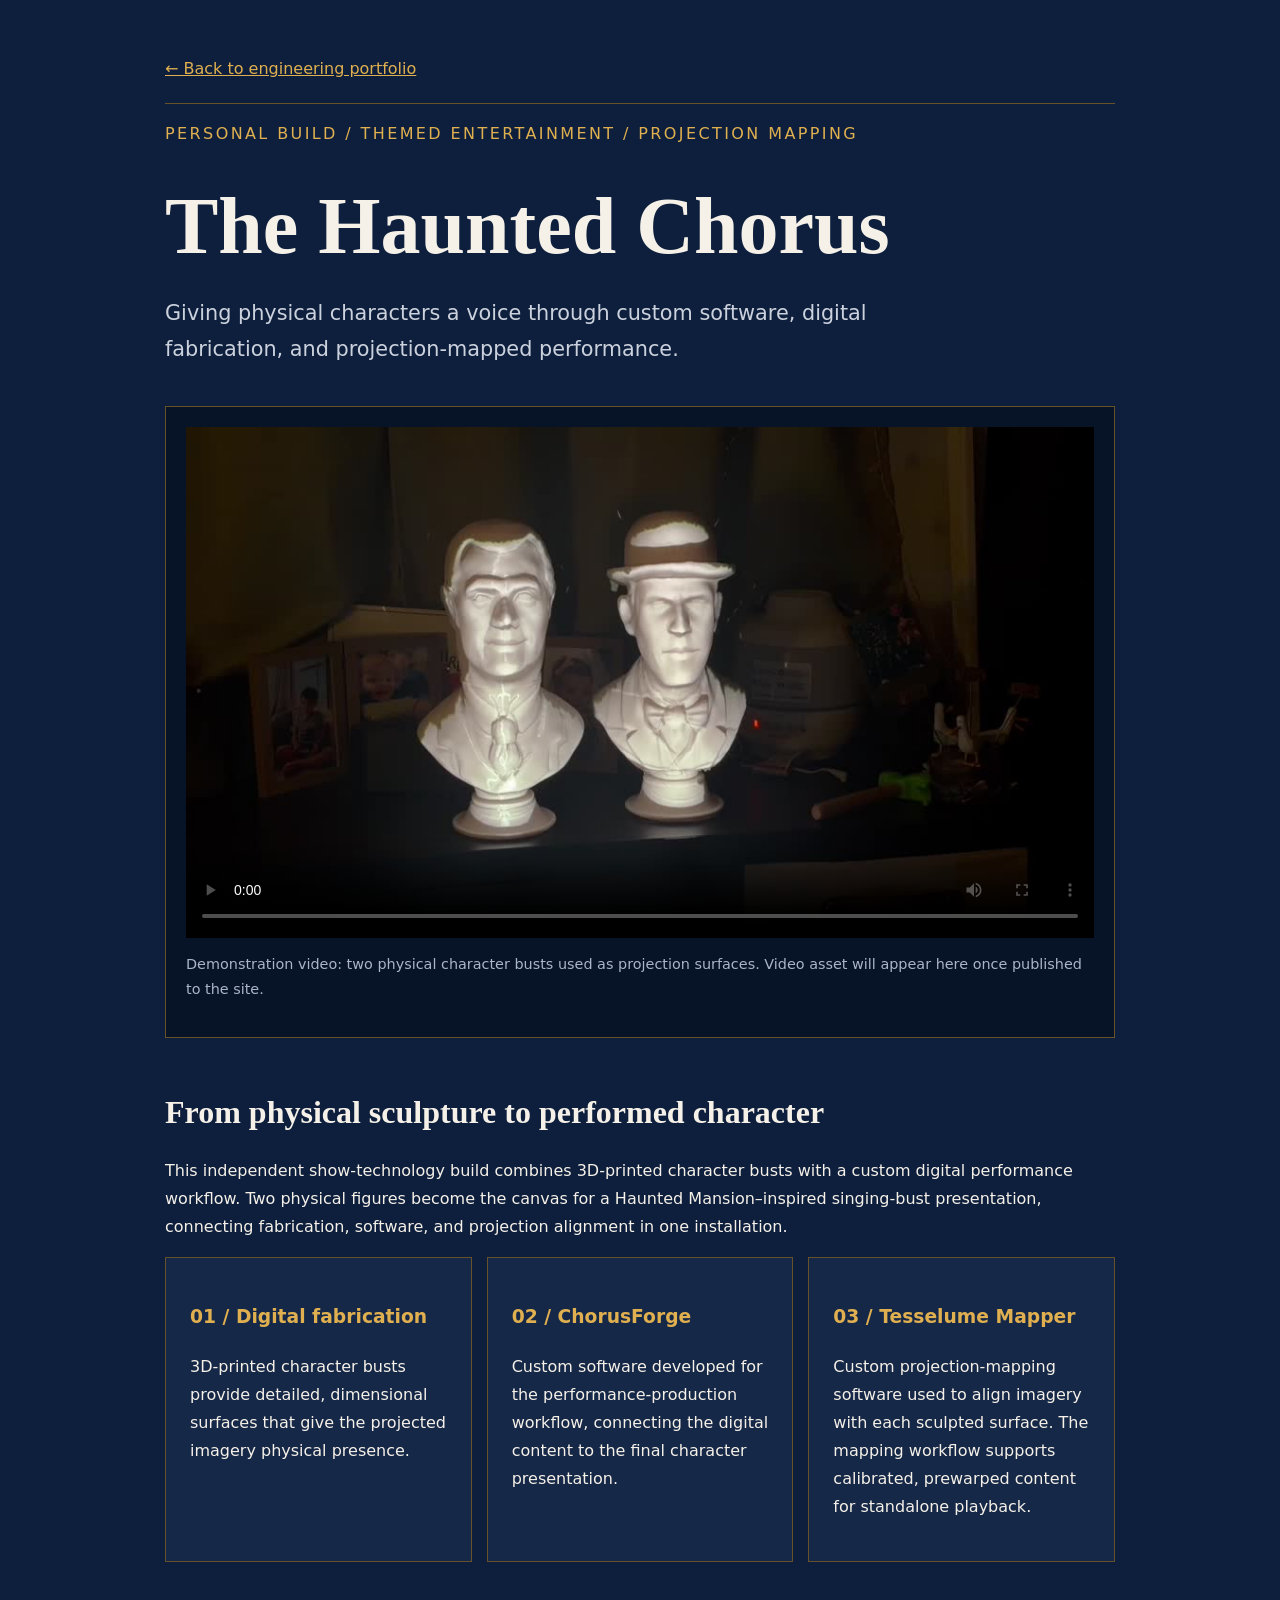
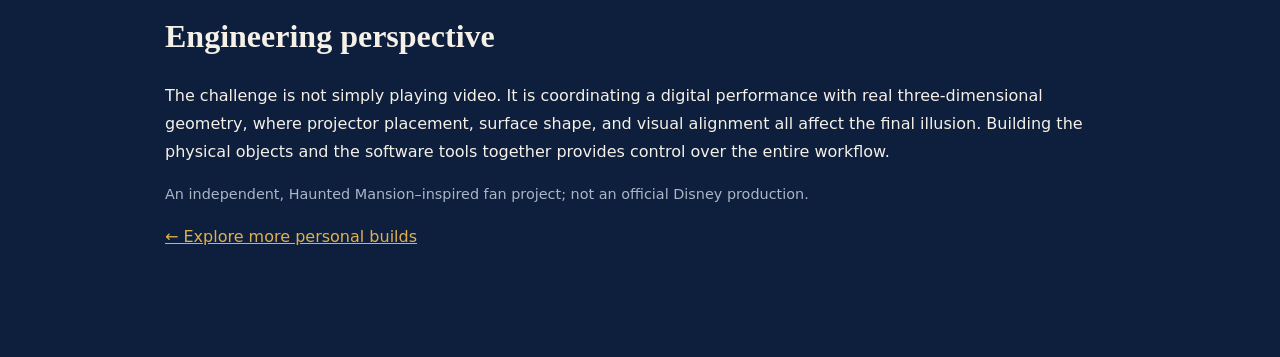
<file: haunted-chorus/index.html>
<!doctype html><html lang="en"><head><meta charset="utf-8"><meta name="viewport" content="width=device-width,initial-scale=1"><title>The Haunted Chorus — Rey Soto</title><style>:root{color-scheme:dark}*{box-sizing:border-box}body{margin:0;background:#0d1f3c;color:#f5f0e8;font:16px/1.75 system-ui,sans-serif}main{max-width:1000px;margin:auto;padding:35px 25px 90px}a{color:#e0b050}header{padding:20px 0;border-bottom:1px solid #665128}h1,h2{font-family:Georgia,serif;line-height:1.2}h1{font-size:clamp(2.5rem,7vw,5rem);margin:30px 0 10px}h2{font-size:2rem;margin-top:55px}small,.eyebrow{color:#e0b050;text-transform:uppercase;letter-spacing:.15em}.lead{font-size:1.3rem;color:#ccd2dd;max-width:760px}.video{margin:38px 0;background:#071326;border:1px solid #665128;padding:20px}.video video{display:block;width:100%;max-height:70vh}.grid{display:grid;grid-template-columns:repeat(3,1fr);gap:15px}.tile{padding:24px;background:#162847;border:1px solid #665128}.tile h3{color:#e0b050}.note{color:#aab5c8;font-size:.9rem}@media(max-width:720px){.grid{grid-template-columns:1fr}}</style></head><body><main><header><a href="../index.html#personal">← Back to engineering portfolio</a></header><p class="eyebrow">Personal build / Themed entertainment / Projection mapping</p><h1>The Haunted Chorus</h1><p class="lead">Giving physical characters a voice through custom software, digital fabrication, and projection-mapped performance.</p><div class="video"><video controls playsinline preload="metadata" poster="../assets/haunted-chorus/poster.jpg"><source src="../assets/haunted-chorus/demo.mp4" type="video/mp4">Your browser does not support embedded video.</video><p class="note">Demonstration video: two physical character busts used as projection surfaces. Video asset will appear here once published to the site.</p></div><h2>From physical sculpture to performed character</h2><p>This independent show-technology build combines 3D-printed character busts with a custom digital performance workflow. Two physical figures become the canvas for a Haunted Mansion–inspired singing-bust presentation, connecting fabrication, software, and projection alignment in one installation.</p><div class="grid"><article class="tile"><h3>01 / Digital fabrication</h3><p>3D-printed character busts provide detailed, dimensional surfaces that give the projected imagery physical presence.</p></article><article class="tile"><h3>02 / ChorusForge</h3><p>Custom software developed for the performance-production workflow, connecting the digital content to the final character presentation.</p></article><article class="tile"><h3>03 / Tesselume Mapper</h3><p>Custom projection-mapping software used to align imagery with each sculpted surface. The mapping workflow supports calibrated, prewarped content for standalone playback.</p></article></div><h2>Engineering perspective</h2><p>The challenge is not simply playing video. It is coordinating a digital performance with real three-dimensional geometry, where projector placement, surface shape, and visual alignment all affect the final illusion. Building the physical objects and the software tools together provides control over the entire workflow.</p><p class="note">An independent, Haunted Mansion–inspired fan project; not an official Disney production.</p><p><a href="../index.html#personal">← Explore more personal builds</a></p></main></body></html>
</file>
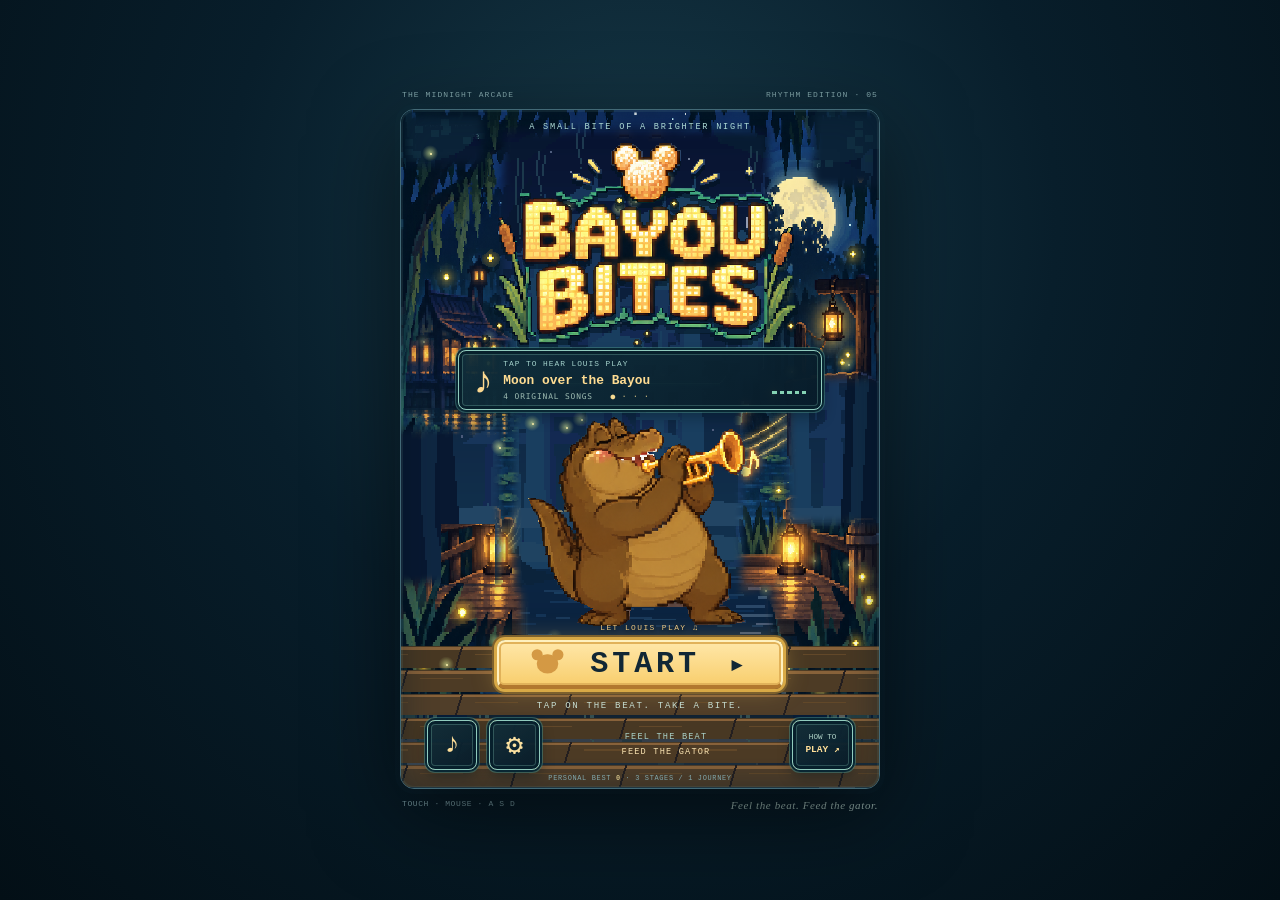
<file: assets/bayou-bites/index.html>
<!doctype html><html lang="en"><head><meta charset="utf-8"><meta name="viewport" content="width=device-width,initial-scale=1,viewport-fit=cover"><meta name="theme-color" content="#071923"><meta name="description" content="Feel the beat. Feed the gator. A touch-first, three-stage rhythm game."><title>Bayou Bites · Adaptive Rhythm Edition</title><link rel="stylesheet" href="styles.css"></head><body>
<main class="mount"><div class="edition"><span>THE MIDNIGHT ARCADE</span><span>RHYTHM EDITION · 05</span></div>
<section class="cabinet" id="game" aria-label="Bayou Bites rhythm game" data-mode="loading">
<canvas id="canvas" width="480" height="680" tabindex="0" aria-label="Rhythm playfield. Tap left, center or right as a pastry crosses the glowing line. Never tap thorn fruit."></canvas>
<div class="edge" aria-hidden="true"></div>
<div id="menu" class="menu" hidden>
 <p class="menu-overline">A SMALL BITE OF A BRIGHTER NIGHT</p><img class="big-logo" data-asset="logo" alt="Bayou Bites">
 <button id="theme" class="theme glass" aria-label="Play Moon over the Bayou"><span class="music-icon">♪</span><span class="theme-copy"><small id="theme-status">TAP TO HEAR LOUIS PLAY</small><b>Moon over the Bayou</b><em>4 ORIGINAL SONGS <span class="dots">● · · ·</span></em></span><span class="eq" aria-hidden="true"><i></i><i></i><i></i><i></i><i></i></span></button>
 <button id="performer" class="performer" aria-label="Let Louis play his trumpet"><span id="performer-hint">LET LOUIS PLAY ♫</span></button>
 <button class="start gold" id="start" disabled><span class="ear-mark" aria-hidden="true"></span><b>START</b><span>▸</span></button>
 <p class="menu-hint">TAP ON THE BEAT. TAKE A BITE.</p>
 <div class="menu-tools"><button class="square glass sound-button" aria-label="Mute sound">♪</button><button class="square glass settings-button" aria-label="Open audio and timing settings">⚙</button><span class="menu-tagline">FEEL THE BEAT<br><strong>FEED THE GATOR</strong></span><button id="help" class="glass help-button">HOW TO<br><b>PLAY ↗</b></button></div>
 <p class="menu-best">PERSONAL BEST <strong id="best">0</strong> · 3 STAGES / 1 JOURNEY</p>
</div>
<div id="play-ui" hidden>
 <header class="game-hud"><img data-asset="logo" class="small-logo" alt="Bayou Bites"><div class="score"><small>SCORE</small><b id="score">000000</b><div class="combo-box"><span id="combo">0</span><small id="combo-caption">COMBO</small></div></div><div class="health"><small>HEARTS</small><div id="hearts" aria-label="3 hearts remaining"><span>♥</span><span>♥</span><span>♥</span></div><p>MISSES <b id="misses">0 / 3</b></p><div id="heat" class="heat" aria-label="Pace 1 of 5"><i></i><i></i><i></i><i></i><i></i></div><small class="pace-label" id="pace-label">PACE 1 / 5</small></div><button id="pause" class="pause glass" aria-label="Pause game">Ⅱ</button></header>
 <div class="song-ribbon glass"><span class="song-icon">♪</span><div><small id="stage-label">01 · BAYOU</small><b id="song-title">Beignet Bounce</b></div><span class="tempo"><b id="bpm">108</b> BPM <i id="beat-dot"></i></span></div>
 <div id="pace-notice" class="pace-notice" aria-hidden="true"></div>
 <div class="judgment" id="judgment" aria-hidden="true"><b id="judge-word"></b><small id="judge-detail"></small></div>
 <div class="micro-stats"><span>ACCURACY <b id="accuracy">—</b></span><span id="guide-text">PASTRY: TAP · THORNS: REST</span><span id="mult">×1</span></div>
 <nav class="pads" aria-label="Timed munch controls"><button class="pad left" data-lane="0" aria-label="Munch left lane, A or left arrow"><span class="ear-mark"></span><small>LEFT · A</small></button><button class="pad center" data-lane="1" aria-label="Munch center lane, S or down arrow"><span class="ear-mark"></span><small>CENTER · S</small></button><button class="pad right" data-lane="2" aria-label="Munch right lane, D or right arrow"><span class="ear-mark"></span><small>RIGHT · D</small></button></nav>
 <div class="song-progress"><div class="progress-track"><i id="progress"></i></div><div><span id="elapsed">0:00</span><span id="journey">01 BAYOU · 02 RIVERBOAT · 03 CITY</span><span id="duration">1:40</span></div></div>
</div>
<div class="modal-backdrop" id="modal" hidden><section class="panel glass" id="panel" role="dialog" aria-modal="true" aria-labelledby="panel-title" tabindex="-1"><button id="panel-close" aria-label="Close dialog" class="panel-close">×</button><p id="panel-kicker" class="kicker"></p><h1 id="panel-title"></h1><div id="panel-body"></div><div id="panel-actions"></div></section></div>
<div id="count-in" class="count-in" hidden><small id="count-area">THE BAYOU</small><b id="count-number">4</b><span id="count-song">Beignet Bounce</span><em>TAP THE PASTRY ON THE LINE</em></div>
<div id="loading" class="loading glass"><b>WAKING THE BAYOU…</b><small>Setting the stage for Louis.</small></div>
</section><p class="outside"><span>TOUCH · MOUSE · A S D</span><span>Feel the beat. Feed the gator.</span></p><p id="announcer" role="status" aria-live="polite" class="sr-only"></p></main>
<script src="diag.js?v=2"></script><script src="sprite-data.js"></script><script src="track-data.js"></script><script src="menu-envelope.js"></script><script src="music.js?v=5.1"></script><script src="rhythm.js"></script><script src="engine.js"></script><script src="game.js"></script></body></html>
</file>
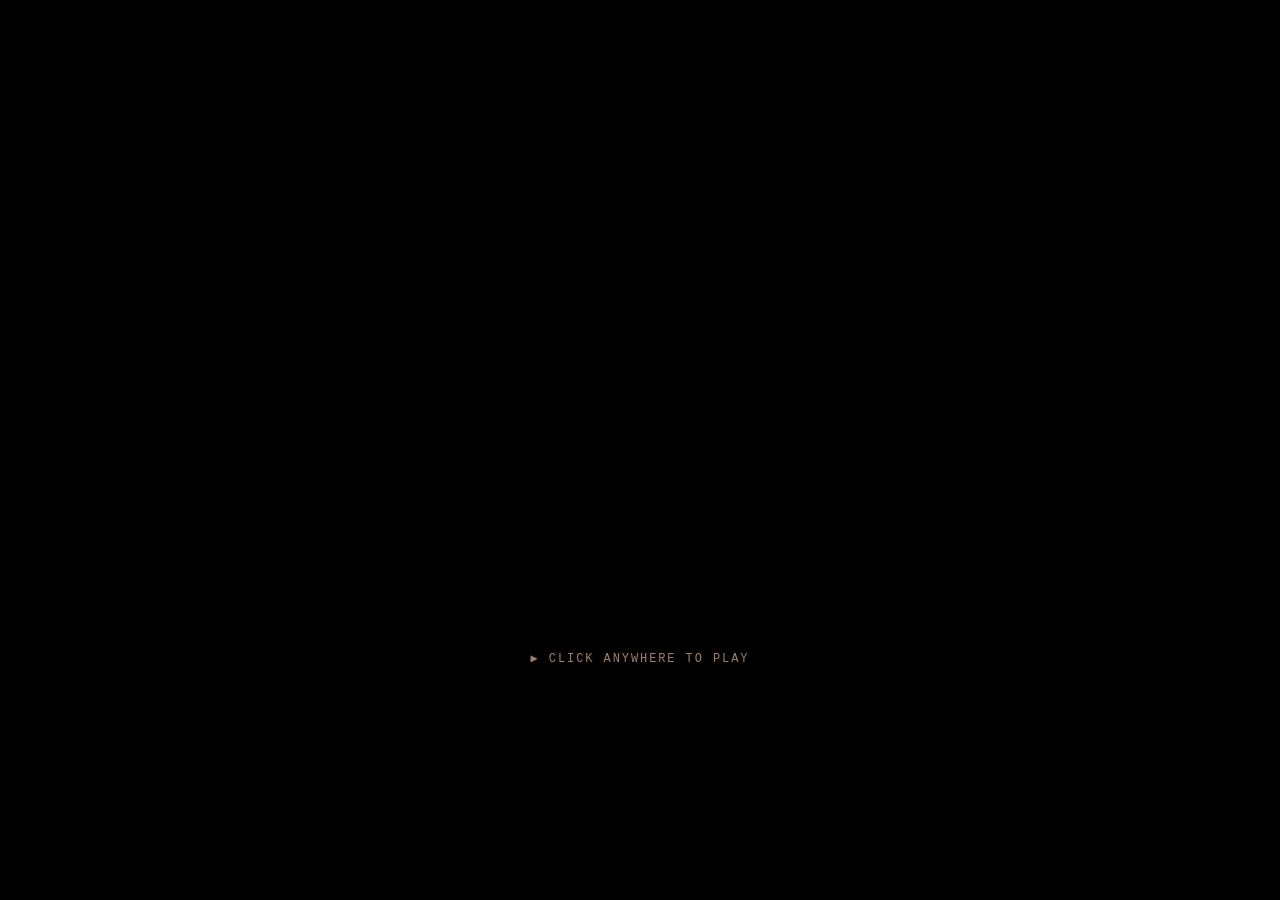
<file: assets/the_wranglers_code.html>
<!DOCTYPE html>
<!-- The Wranglers Code -->
<html lang="en" crxlauncher=""><head><meta http-equiv="Content-Type" content="text/html; charset=UTF-8">

<meta name="viewport" content="width=device-width, initial-scale=1.0">
<title>The Wrangler's Code — Cheese Run</title>
<style>
* { box-sizing: border-box; margin: 0; padding: 0; }

body {
  background: #1a0e05;
  font-family: 'Georgia', serif;
  color: #f5e6c8;
  overflow: hidden;
  height: 100vh;
  display: flex;
  flex-direction: column;
  align-items: center;
  justify-content: center;
}

#gameWrapper {
  position: relative;
  width: 800px;
  max-width: 100vw;
}

#header { text-align: center; margin-bottom: 0.6rem; }
#header h1 {
  font-size: clamp(1rem, 5vw, 1.5rem); color: #e8b84b; letter-spacing: 0.15em;
  text-transform: uppercase; font-style: italic;
  text-shadow: 2px 2px 0 #5a2a00, -1px -1px 0 #8B4513;
}
#header p {
  font-size: clamp(0.55rem, 2vw, 0.7rem); color: #a08060; letter-spacing: 0.12em;
  margin-top: 0.2rem; font-family: 'Courier New', monospace;
}

#ui {
  display: flex; justify-content: space-between; align-items: center;
  padding: 0.5rem 0.2rem; border-bottom: 1px solid #5a3010;
}
.ui-stat {
  font-family: 'Courier New', monospace; font-size: clamp(0.6rem, 2.5vw, 0.78rem);
  letter-spacing: 0.1em; color: #e8b84b; text-shadow: 1px 1px 0 #5a2a00;
}

#gameCanvas {
  display: block; border: 3px solid #8B4513; outline: 2px solid #5a2a00;
  box-shadow: 0 0 30px rgba(200,120,20,0.2), inset 0 0 20px rgba(0,0,0,0.3);
  width: 800px; max-width: 100vw; height: auto;
}

/* Mobile tap button */
#tapBtn {
  display: none;
  width: 100%; margin-top: 0.5rem;
  padding: 0.85rem;
  background: rgba(139,69,19,0.3);
  border: 2px solid #8B4513;
  color: #e8b84b;
  font-family: 'Courier New', monospace;
  font-size: 0.9rem;
  letter-spacing: 0.15em;
  text-transform: uppercase;
  cursor: pointer;
  border-radius: 4px;
  transition: background 0.15s;
}
#tapBtn:active { background: rgba(139,69,19,0.6); }
@media (max-width: 800px) {
  body { padding: 10px; justify-content: flex-start; padding-top: 1rem; overflow-y: auto; }
  #gameWrapper { width: 100%; }
  #tapBtn { display: block; }
}

#instructions {
  font-size: 0.68rem; color: #806040; letter-spacing: 0.08em;
  text-align: center; margin-top: 0.35rem; font-family: 'Courier New', monospace;
}
#backLink {
  display: block; text-align: center; margin-top: 0.6rem;
  text-decoration: none; opacity: 0.2; transition: opacity 0.3s, filter 0.3s;
}
#backLink img {
  height: 28px; width: auto; display: inline-block;
  filter: invert(1);
}
#backLink:hover { opacity: 0.8; }
#backLink:hover img { filter: invert(1) sepia(1) saturate(6) hue-rotate(0deg); }

/* ── VIDEO OVERLAYS ── */
.vid-overlay {
  display: none; position: fixed; inset: 0; z-index: 500; background: #000;
  flex-direction: column; align-items: center; justify-content: center;
}
.vid-overlay.active { display: flex; }
.vid-overlay video { max-width: 800px; width: 100%; max-height: 80vh; display: block; }

.overlay-hint {
  display: none; margin-top: 1rem; color: #a08060;
  font-family: 'Courier New', monospace; font-size: 0.75rem;
  letter-spacing: 0.16em; text-transform: uppercase;
}
.overlay-skip {
  margin-top: 1.2rem; padding: 0.5rem 1.8rem; background: transparent;
  color: #806040; border: 1px solid #5a3010; font-family: 'Courier New', monospace;
  font-size: 0.72rem; letter-spacing: 0.14em; text-transform: uppercase;
  cursor: pointer; transition: color 0.2s, border-color 0.2s;
}
.overlay-skip:hover { color: #e8b84b; border-color: #e8b84b; }

/* ── CREDITS OVERLAY ── */
#creditsOverlay {
  display: none; position: fixed; inset: 0; z-index: 600;
  background: radial-gradient(ellipse at center, #120800 0%, #080300 100%);
  flex-direction: column; align-items: center; justify-content: center; overflow: hidden;
}
#creditsOverlay.active { display: flex; }

#creditsViewport {
  width: 540px; max-width: 90vw; height: 400px; overflow: hidden; position: relative;
  mask-image: linear-gradient(to bottom, transparent 0%, #000 12%, #000 88%, transparent 100%);
  -webkit-mask-image: linear-gradient(to bottom, transparent 0%, #000 12%, #000 88%, transparent 100%);
}
#creditsScroll {
  position: absolute; width: 100%; text-align: center;
  transform: translateY(430px); will-change: transform;
}
#creditsScroll.rolling { animation: scrollCredits 120s linear infinite; }
@keyframes scrollCredits {
  from { transform: translateY(430px); }
  to   { transform: translateY(-2800px); }
}

#creditsScroll .cr-title {
  font-size: 1.7rem; color: #e8b84b; letter-spacing: 0.22em;
  text-transform: uppercase; font-style: italic; margin-bottom: 0.3rem;
  text-shadow: 2px 2px 0 #5a2a00, 0 0 20px rgba(232,184,75,0.4);
}
#creditsScroll .cr-subtitle {
  font-size: 0.72rem; color: #a08060; letter-spacing: 0.2em;
  text-transform: uppercase; font-family: 'Courier New', monospace; margin-bottom: 2.8rem;
}
#creditsScroll .cr-section {
  font-size: 0.58rem; color: #8B4513; letter-spacing: 0.26em;
  text-transform: uppercase; font-family: 'Courier New', monospace;
  margin-bottom: 0.55rem; margin-top: 2rem;
}
#creditsScroll .cr-name  { font-size: 1.1rem; color: #f5e6c8; letter-spacing: 0.1em; margin-bottom: 0.2rem; }
#creditsScroll .cr-role  { font-size: 0.66rem; color: #806040; letter-spacing: 0.12em; font-family: 'Courier New', monospace; margin-bottom: 0.9rem; }
#creditsScroll .cr-divider { color: #5a2a00; letter-spacing: 0.4em; font-size: 0.85rem; margin: 1.6rem 0; }
#creditsScroll .cr-quote {
  font-size: 1rem; color: #e8b84b; font-style: italic;
  letter-spacing: 0.1em; margin-top: 2.5rem; padding: 0 2rem; line-height: 1.7;
}
#creditsScroll .cr-copy {
  margin-top: 3.5rem; font-size: 0.6rem; color: #5a3010;
  letter-spacing: 0.18em; font-family: 'Courier New', monospace;
}
.credits-btn {
  margin-top: 1.6rem; padding: 0.6rem 2.4rem; background: #e8b84b; color: #1a0e05;
  font-family: 'Georgia', serif; font-size: 0.82rem; font-weight: bold;
  letter-spacing: 0.14em; text-transform: uppercase; border: none;
  cursor: pointer; transition: background 0.2s;
}
.credits-btn:hover { background: #f5d060; }

/* ── ROTATE PROMPT ── */
#rotatePrompt {
  display: none;
  position: fixed; inset: 0; z-index: 9999;
  background: #1a0e05;
  flex-direction: column;
  align-items: center; justify-content: center;
  gap: 1.5rem;
  text-align: center;
  padding: 2rem;
}
#rotatePrompt svg {
  width: 64px; height: 64px;
  stroke: #e8b84b;
  animation: rotateHint 2s ease-in-out infinite;
}
@keyframes rotateHint {
  0%, 100% { transform: rotate(0deg); }
  40%       { transform: rotate(90deg); }
  60%       { transform: rotate(90deg); }
}
#rotatePrompt p {
  font-family: 'Courier New', monospace;
  font-size: 0.8rem; letter-spacing: 0.18em;
  text-transform: uppercase; color: #a08060;
  line-height: 1.8;
}
#rotatePrompt strong { color: #e8b84b; display: block; font-size: 1rem; margin-bottom: 0.25rem; }

/* ── CAPTIONS ── */
#captionBox {
  position: absolute; bottom: 0; left: 0; right: 0;
  padding: 0.6rem 2.5rem 1.1rem;
  background: linear-gradient(transparent, rgba(0,0,0,0.82));
  text-align: center; min-height: 4rem;
  display: flex; align-items: flex-end; justify-content: center;
  pointer-events: none;
}
#captionSection {
  font-size: 0.52rem; color: #8B4513; letter-spacing: 0.28em;
  text-transform: uppercase; font-family: 'Courier New', monospace;
  margin-bottom: 0.3rem;
}
#captionText {
  font-family: 'Georgia', serif; font-size: 0.92rem; font-style: italic;
  color: #f5e6c8; letter-spacing: 0.05em; line-height: 1.55;
  text-shadow: 0 1px 6px #000, 0 0 2px #000;
  transition: opacity 0.25s ease;
  white-space: pre-line;
}
</style>
<style></style></head>
<body>

<!-- ── AUDIO (must be before script) ── -->
<audio id="titleMusic" loop="" preload="auto"><source type="audio/mpeg"></audio>
<audio id="bgMusic" loop="" preload="auto"><source type="audio/mpeg"></audio>
<audio id="creditsMusic" loop="" preload="auto"><source type="audio/mpeg"></audio>

<!-- ── ROTATE PROMPT ── -->
<div id="rotatePrompt">
  <svg viewBox="0 0 24 24" fill="none" stroke-width="1.5" stroke-linecap="round" stroke-linejoin="round">
    <rect x="4" y="2" width="10" height="16" rx="2"/>
    <path d="M17 8l3 3-3 3"/>
    <path d="M20 11H9"/>
  </svg>
  <p><strong>Rotate your phone</strong>This game plays best in landscape mode.</p>
</div>

<!-- ── INTRO VIDEO OVERLAY ── -->
<div id="introOverlay" class="vid-overlay active" onclick="onIntroClick(event)">
  <video id="introVideo" playsinline="">
    <source type="video/mp4">
  </video>
  <div id="introHint" class="overlay-hint">▶ Click anywhere to play</div>
  <button id="introSkip" class="overlay-skip" style="display:none;" onclick="event.stopPropagation(); dismissIntro()">Skip Intro ›</button>
</div>

<!-- ── WIN VIDEO OVERLAY ── -->
<div id="winOverlay" class="vid-overlay" onclick="onWinVideoClick(event)">
  <video id="winVideo" playsinline="">
    <source type="video/mp4">
  </video>
  <div id="winHint" class="overlay-hint">▶ Click anywhere to play</div>
  <button class="overlay-skip" onclick="event.stopPropagation(); skipToCredits()">Skip to Credits ›</button>
</div>


<!-- ── CREDITS OVERLAY ── -->
<div id="creditsOverlay">
  <div id="creditsViewport">
    <div id="creditsScroll" class="rolling">
      <div class="cr-title">The Wrangler's Code</div>
      <div class="cr-subtitle">— Cheese Run —</div>
      <div class="cr-divider">✦ ✦ ✦</div>
      <div class="cr-section">Created by</div>
      <div class="cr-name">Rey Soto</div>
      <div class="cr-role">Game Design · Pixel Art · Code</div>
      <div class="cr-divider">· · ·</div>
      <div class="cr-section">Music</div>
      <div class="cr-name">Title Theme</div>
      <div class="cr-role">Generated with Suno AI</div>
      <div class="cr-name">Gameplay Theme</div>
      <div class="cr-role">Generated with Suno AI</div>
      <div class="cr-name">Credits Theme</div>
      <div class="cr-role">Generated with Suno AI</div>
      <div class="cr-divider">· · ·</div>
      <div class="cr-section">Built With</div>
      <div class="cr-name">HTML5 Canvas</div>
      <div class="cr-role">No frameworks. Pure JavaScript.</div>
      <div class="cr-divider">· · ·</div>
      <div class="cr-section">Tools of the Trade</div>
      <div class="cr-name">Adobe Photoshop</div>
      <div class="cr-role">Sprite Art &amp; Texture Work</div>
      <div class="cr-name">Adobe Illustrator</div>
      <div class="cr-role">Vector Assets &amp; Logo Design</div>
      <div class="cr-name">Adobe Premiere Pro</div>
      <div class="cr-role">Video Editing &amp; Cutscenes</div>
      <div class="cr-divider">· · ·</div>
      <div class="cr-section">Special Thanks</div>

      <div class="cr-name">The Tiana's Bayou Adventure Team</div>
      <div class="cr-role">Management & Operations</div>
      <div class="cr-quote" style="font-size:0.78rem;margin-top:0.3rem;">
        To a team that didn't just manage a bayou —<br>
        they managed to let one guy chase wild ideas<br>
        through the cattails without getting eaten by an alligator.<br>
        <em>Thank you for the space to explore,<br>the trust to experiment,<br>and never once asking "why is he drawing cheese wheels at work."</em>
      </div>
      <div class="cr-divider">· · ·</div>

      <div class="cr-name">Rachel Weston &amp; the WDI Show Quality Team</div>
      <div class="cr-role">Walt Disney Imagineering</div>
      <div class="cr-quote" style="font-size:0.78rem;margin-top:0.3rem;">
        To Rachel and the crew who didn't just tolerate the ideas —<br>
        they <em>embraced</em> them, amplified them,<br>
        and then had the audacity to introduce me<br>
        to the very people with the power to make things happen.<br>
        <em>That's not standard procedure. That's magic.<br>Thank you for opening the right doors.</em>
      </div>
      <div class="cr-divider">· · ·</div>

      <div class="cr-name">You — Yes, You</div>
      <div class="cr-role">The Guest. The Adventurer. The One Still Reading Credits.</div>
      <div class="cr-quote" style="font-size:0.78rem;margin-top:0.3rem;">
        Statistically speaking, almost nobody reads credits.<br>
        And yet here you are. In the desert. At the end of a cheese game.<br>
        You are either extremely dedicated, mildly lost,<br>
        or you typed the secret word — in which case, well played.<br>
        <em>Either way, thank you for showing up.<br>The ride doesn't mean much without a rider.</em>
      </div>
      <div class="cr-divider">✦ ✦ ✦</div>
      <div class="cr-section">Words from the Imagineers</div>
      <div class="cr-quote">"It's kind of fun to do the impossible."<br><span style="font-size:0.6rem;color:#806040;letter-spacing:0.18em;font-family:'Courier New',monospace;">— WALT DISNEY</span></div>
      <div class="cr-quote">"Somehow I can't believe that there are any heights that can't be scaled by a man who knows the secrets of making dreams come true."<br><span style="font-size:0.6rem;color:#806040;letter-spacing:0.18em;font-family:'Courier New',monospace;">— WALT DISNEY</span></div>
      <div class="cr-quote">"Never have a 'no' in your mind. Just ask, 'How do we do this?'"<br><span style="font-size:0.6rem;color:#806040;letter-spacing:0.18em;font-family:'Courier New',monospace;">— MARTY SKLAR, Walt Disney Imagineering</span></div>
      <div class="cr-quote">"The best ideas come from listening to the guests — they always show you where the magic is missing."<br><span style="font-size:0.6rem;color:#806040;letter-spacing:0.18em;font-family:'Courier New',monospace;">— JOHN HENCH, Disney Legend</span></div>
      <div class="cr-quote">"Good ideas have no boundaries."<br><span style="font-size:0.6rem;color:#806040;letter-spacing:0.18em;font-family:'Courier New',monospace;">— TONY BAXTER, Senior Imagineer</span></div>
      <div class="cr-divider">· · ·</div>
      <div class="cr-section">A Word from Walt</div>
      <div class="cr-quote">"All our dreams can come true,<br>if we have the courage to pursue them."<br><span style="font-size:0.6rem;color:#806040;letter-spacing:0.18em;font-family:'Courier New',monospace;">— WALT DISNEY</span></div>
      <div class="cr-divider">· · ·</div>
      <div class="cr-section">A Moment of Levity</div>
      <div class="cr-quote" style="font-size:0.85rem;">Why didn't the cowpoke ever go hungry<br>riding through the desert?<br><br>Because no matter how far he ran...<br><em>the cheese always rolled his way.</em></div>
      <div class="cr-divider">✦ ✦ ✦</div>
      <div class="cr-quote">"Out here in the desert,<br>every wheel of cheese<br>is worth its weight in gold."</div>
      <div class="cr-copy">© 2026 REY SOTO — ALL RIGHTS RESERVED</div>
      <div style="height:6rem;"></div>
    </div>
  </div>
  <button class="credits-btn" onclick="closeCredits()">Play Again ›</button>
  <div id="captionBox">
    <div>
      <div id="captionSection"></div>
      <div id="captionText"></div>
    </div>
  </div>
</div>

<!-- ── GAME ── -->
<div id="gameWrapper">
  <div id="header">
    <h1>⭐ Cheese Run ⭐</h1>
    <p>Collect the cheese · Dodge the cactus · Don't stop runnin'</p>
  </div>
  <div id="ui">
    <div class="ui-stat" id="scoreDisplay">SCORE: 659</div>
    <div class="ui-stat" id="cheeseDisplay">CHEESE: 20</div>
    <div class="ui-stat" id="hiDisplay">BEST: 659</div>
  </div>
  <canvas id="gameCanvas" width="2400" height="840"></canvas>
  <button id="tapBtn" ontouchstart="event.preventDefault(); handleJump();" onclick="handleJump()">▲ TAP TO JUMP</button>
  <div id="instructions">SPACE · TAP to jump · Double jump available · WIN: 200 pts + 20 cheese!</div>
  <a href="../index.html" id="backLink" title="Return to portfolio">
    <img src="sprites/mouse.png" alt="Return to portfolio">
  </a>
</div>

<script src="game-config.js"></script>
<script>
// ── CANVAS ──
const canvas = document.getElementById('gameCanvas');
const ctx    = canvas.getContext('2d');
const W = 800, H = 280, GROUND_Y = 212;

// 3× HiDPI — scale is re-applied every frame via setTransform in loop()

// ── WIN CONDITIONS ──
const WIN_SCORE  = 200;
const WIN_CHEESE = 20;

// ── PALETTE ──
const C = {
  cactus: '#2d6a2d', cactusD: '#1a4a1a',
  cheese: '#FFD700', cheeseD: '#C8980A', cheeseH: '#FFF4A0',
  tumbL:  '#a07020',
};

// ── AUDIO ──
const titleMusic   = document.getElementById('titleMusic');
const bgMusic      = document.getElementById('bgMusic');
const creditsMusic = document.getElementById('creditsMusic');
titleMusic.volume = bgMusic.volume = creditsMusic.volume = 0.55;

// ── WIRE ASSETS FROM CONFIG ──
(function wireAssets() {
  // Audio sources
  document.querySelector('#titleMusic source').src   = GAME_ASSETS.audio.title;
  document.querySelector('#bgMusic source').src      = GAME_ASSETS.audio.bg;
  document.querySelector('#creditsMusic source').src = GAME_ASSETS.audio.credits;
  [titleMusic, bgMusic, creditsMusic].forEach(a => a.load());

  // Video sources
  document.querySelector('#introVideo source').src = GAME_ASSETS.video.intro;
  document.querySelector('#winVideo source').src   = GAME_ASSETS.video.win;
  document.getElementById('introVideo').load();
  document.getElementById('winVideo').load();
}());

// ── SPRITES ──
const sprites = {};
(function loadSprites() {
  for (const [key, path] of Object.entries(GAME_ASSETS.sprites)) {
    const img = new Image();
    img.src = path;
    sprites[key] = img;
  }
}());

function spriteReady(key) {
  const img = sprites[key];
  return img && img.complete && img.naturalWidth > 0;
}

function playMusic(track) {
  [titleMusic, bgMusic, creditsMusic].forEach(t => {
    if (t !== track) { t.pause(); t.currentTime = 0; }
  });
  if (track) track.play().catch(() => {});
}

// ── STATE ──
// flow: intro → idle → running → dead
//                            ↘ win → credits → idle
let state = 'intro';
let score = 0, hiScore = 0, cheeseCount = 0;
let frame = 0, speed = 3.5, spawnTimer = 0, cheeseTimer = 0;
let obstacles = [], cheeses = [], particles = [], clouds = [], dustMotes = [];
let bgOff = 0, gOff = 0;

// ── PLAYER ──
const player = {
  x: 88, y: GROUND_Y, w: 34, h: 48,
  vy: 0, onGround: true, jumps: 0, af: 0, at: 0,

  jump() {
    if (this.jumps < 2) {
      this.vy = this.jumps === 0 ? -12.5 : -9.5;
      this.jumps++;
      this.onGround = false;
      dustPuff(this.x + 17, this.y + this.h, 5);
    }
  },

  update() {
    if (!this.onGround) { this.vy += 0.56; this.y += this.vy; }
    if (this.y >= GROUND_Y) { this.y = GROUND_Y; this.vy = 0; this.onGround = true; this.jumps = 0; }
    if (++this.at > 7) { this.af = (this.af + 1) % 4; this.at = 0; }
  },

  draw() {
    const x = this.x, y = this.y;

    // 2× visual scale anchored at feet centre — no coordinate changes needed
    ctx.save();
    ctx.translate(x + 17, y + this.h);
    ctx.scale(2, 2);
    ctx.translate(-(x + 17), -(y + this.h));

    if (spriteReady('player')) {
      ctx.drawImage(sprites.player, this.af * 102, 0, 102, 252, x, y + this.h - 84, 34, 84);
    } else {
      const lg = this.onGround ? [0,5,0,-5][this.af] : 0;
      const ag = this.onGround ? [4,-2,-4,2][this.af] : 0;

      ctx.fillStyle = 'rgba(0,0,0,0.22)';
      ctx.beginPath(); ctx.ellipse(x+17, y+this.h+3, 14, 4, 0, 0, Math.PI*2); ctx.fill();

      ctx.fillStyle = '#1e0f04';
      ctx.fillRect(x+2,  y+this.h-3+lg, 13, 7);
      ctx.fillRect(x+19, y+this.h-3-lg, 13, 7);
      ctx.fillStyle = '#2e1a08';
      ctx.fillRect(x+0,  y+this.h+lg,   15, 4);
      ctx.fillRect(x+17, y+this.h-lg,   15, 4);

      ctx.fillStyle = '#3a5580';
      ctx.fillRect(x+5,  y+this.h-18+lg*0.5, 10, 17);
      ctx.fillRect(x+19, y+this.h-18-lg*0.5, 10, 17);

      ctx.fillStyle = '#2a1a08'; ctx.fillRect(x+3,  y+this.h-20, 28, 5);
      ctx.fillStyle = C.cheeseD; ctx.fillRect(x+14, y+this.h-20,  6, 5);

      ctx.fillStyle = '#c07030';
      rr(x+3, y+this.h-40, 28, 22, 3); ctx.fill();
      ctx.fillStyle = '#9a5020'; ctx.fillRect(x+14, y+this.h-40, 6, 20);

      ctx.fillStyle = '#c07030';
      ctx.fillRect(x-2,  y+this.h-38+ag, 7, 20);
      ctx.fillRect(x+29, y+this.h-38-ag, 7, 20);
      ctx.fillStyle = '#c8906a';
      ctx.fillRect(x-2,  y+this.h-20+ag, 7, 6);
      ctx.fillRect(x+29, y+this.h-20-ag, 7, 6);

      ctx.fillStyle = '#c8906a';
      rr(x+7, y+this.h-56, 20, 18, 4); ctx.fill();

      ctx.fillStyle = '#1a0800';
      ctx.fillRect(x+11, y+this.h-52, 3, 3);
      ctx.fillRect(x+20, y+this.h-52, 3, 3);

      ctx.fillStyle = '#b07050'; ctx.fillRect(x+16, y+this.h-47, 3, 2);
      ctx.fillStyle = '#4a2808';
      ctx.fillRect(x+10, y+this.h-44, 6, 3);
      ctx.fillRect(x+18, y+this.h-44, 6, 3);

      ctx.fillStyle = '#241005'; rr(x+0, y+this.h-60, 34, 6, 2); ctx.fill();
      ctx.fillStyle = '#341808'; rr(x+7, y+this.h-80, 20, 22, 3); ctx.fill();
      ctx.fillStyle = '#c8960a'; ctx.fillRect(x+7,  y+this.h-60, 20, 4);
      ctx.fillStyle = '#241005'; ctx.fillRect(x+14, y+this.h-79,  6, 18);
      ctx.fillStyle = '#e8c030'; ctx.beginPath(); ctx.arc(x+4, y+this.h-32, 4,   0, Math.PI*2); ctx.fill();
      ctx.fillStyle = '#c8960a'; ctx.beginPath(); ctx.arc(x+4, y+this.h-32, 2.5, 0, Math.PI*2); ctx.fill();
    }

    ctx.restore();
  }
};

// ── UTILS ──
function rr(x, y, w, h, r) {
  ctx.beginPath();
  ctx.moveTo(x+r, y); ctx.lineTo(x+w-r, y); ctx.quadraticCurveTo(x+w, y, x+w, y+r);
  ctx.lineTo(x+w, y+h-r); ctx.quadraticCurveTo(x+w, y+h, x+w-r, y+h);
  ctx.lineTo(x+r, y+h); ctx.quadraticCurveTo(x, y+h, x, y+h-r);
  ctx.lineTo(x, y+r); ctx.quadraticCurveTo(x, y, x+r, y);
  ctx.closePath();
}

function dustPuff(x, y, n = 4) {
  for (let i = 0; i < n; i++) particles.push({
    x, y: y + Math.random() * 4,
    vx: (Math.random() - 0.5) * 2 - speed * 0.25, vy: -Math.random() * 1.5 - 0.3,
    life: 20 + Math.random() * 10, maxLife: 30, size: Math.random() * 5 + 2,
    type: 'dust', color: `rgba(${180+Math.random()*40|0},${110+Math.random()*30|0},${50+Math.random()*20|0},`
  });
}

function cheesePop(x, y) {
  for (let i = 0; i < 14; i++) {
    const a = Math.random() * Math.PI * 2, s = Math.random() * 5 + 2;
    particles.push({
      x, y, vx: Math.cos(a)*s, vy: Math.sin(a)*s - 3,
      life: 32, maxLife: 32, size: Math.random() * 5 + 2,
      type: 'coin', color: [C.cheese, C.cheeseD, C.cheeseH, '#fff8a0'][Math.floor(Math.random()*4)]
    });
  }
}

function deathPop(x, y) {
  for (let i = 0; i < 20; i++) {
    const a = Math.random() * Math.PI * 2, s = Math.random() * 6 + 2;
    particles.push({
      x, y, vx: Math.cos(a)*s, vy: Math.sin(a)*s - 4,
      life: 42, maxLife: 42, size: Math.random() * 6 + 2,
      type: 'death', color: [C.cheese, '#ff6633', '#ffaa33', '#fff'][Math.floor(Math.random()*4)]
    });
  }
}

// ── DRAW: OBSTACLES ──
function drawCactus(x, y, type, t) {
  // Sprites: cactus_tall 36×58, cactus_cluster 42×48 (feet at bottom); tumbleweed 38×36 (centred)
  if (type === 0 && spriteReady('cactus_tall')) {
    ctx.drawImage(sprites.cactus_tall, 0, 0, 108, 174, x, y - 58, 36, 58);
    return;
  }
  if (type === 1 && spriteReady('cactus_cluster')) {
    ctx.drawImage(sprites.cactus_cluster, 0, 0, 126, 144, x, y - 48, 42, 48);
    return;
  }
  if (type === 2 && spriteReady('tumbleweed')) {
    const cx = x + 18, cy = y - 16, rot = t * 0.07;
    ctx.save();
    ctx.translate(cx, cy);
    ctx.rotate(rot);
    ctx.drawImage(sprites.tumbleweed, 0, 0, 114, 108, -19, -18, 38, 36);
    ctx.restore();
    return;
  }

  if (type === 0) {
    ctx.fillStyle = C.cactus; rr(x+10, y-58, 16, 58, 5); ctx.fill();
    ctx.fillStyle = C.cactusD; ctx.fillRect(x+16, y-58, 4, 58);
    ctx.fillStyle = C.cactus;
    rr(x+1, y-44, 11, 12, 4); ctx.fill(); rr(x+1, y-56, 11, 16, 4); ctx.fill();
    ctx.fillStyle = C.cactusD; ctx.fillRect(x+6, y-56, 3, 16);
    ctx.fillStyle = C.cactus;
    rr(x+24, y-40, 11, 12, 4); ctx.fill(); rr(x+24, y-52, 11, 16, 4); ctx.fill();
    ctx.fillStyle = C.cactusD; ctx.fillRect(x+29, y-52, 3, 16);
    ctx.strokeStyle = '#80c080'; ctx.lineWidth = 1;
    [[10,y-50],[10,y-34],[25,y-46],[25,y-30]].forEach(([sx,sy]) => {
      ctx.beginPath(); ctx.moveTo(sx,sy); ctx.lineTo(sx-5,sy-3); ctx.stroke();
      ctx.beginPath(); ctx.moveTo(sx,sy); ctx.lineTo(sx-5,sy+3); ctx.stroke();
    });
  } else if (type === 1) {
    [0,14,28].forEach((ox, i) => {
      const h = [36,48,32][i];
      ctx.fillStyle = C.cactus; rr(x+ox, y-h, 12, h, 4); ctx.fill();
      ctx.fillStyle = C.cactusD; ctx.fillRect(x+ox+4, y-h, 4, h);
    });
    ctx.strokeStyle = '#80c080'; ctx.lineWidth = 1;
    [[x+3,y-26],[x+18,y-40],[x+32,y-24]].forEach(([sx,sy]) => {
      ctx.beginPath(); ctx.moveTo(sx,sy); ctx.lineTo(sx-5,sy-2); ctx.stroke();
    });
  } else {
    const cx = x+18, cy = y-16, rot = t * 0.07;
    ctx.save(); ctx.translate(cx, cy); ctx.rotate(rot);
    ctx.strokeStyle = C.tumbL; ctx.lineWidth = 2;
    for (let a = 0; a < 6; a++) {
      const ang = a * Math.PI / 3;
      ctx.beginPath(); ctx.moveTo(0, 0);
      ctx.bezierCurveTo(
        Math.cos(ang)*8,      Math.sin(ang)*8,
        Math.cos(ang+0.9)*15, Math.sin(ang+0.9)*15,
        Math.cos(ang+0.45)*19,Math.sin(ang+0.45)*19
      ); ctx.stroke();
    }
    ctx.strokeStyle = 'rgba(120,80,16,0.35)'; ctx.lineWidth = 1.5;
    ctx.beginPath(); ctx.arc(0, 0, 19, 0, Math.PI*2); ctx.stroke();
    ctx.restore();
  }
}

// ── DRAW: CHEESE WHEEL ──
function drawCheeseWheel(x, y, r, rot) {
  // Sprite: 40×40px, single frame, centred on wheel
  if (spriteReady('cheese')) {
    ctx.save();
    ctx.translate(x, y);
    ctx.rotate(rot);
    ctx.drawImage(sprites.cheese, 0, 0, 120, 120, -20, -20, 40, 40);
    ctx.restore();
    return;
  }
  ctx.save(); ctx.translate(x, y); ctx.rotate(rot);
  ctx.fillStyle = 'rgba(255,215,0,0.18)'; ctx.beginPath(); ctx.arc(0,0,r+9,0,Math.PI*2); ctx.fill();
  ctx.fillStyle = C.cheeseD;             ctx.beginPath(); ctx.arc(0,0,r,  0,Math.PI*2); ctx.fill();
  ctx.fillStyle = C.cheese;              ctx.beginPath(); ctx.arc(0,0,r-3,0,Math.PI*2); ctx.fill();
  ctx.strokeStyle = C.cheeseD; ctx.lineWidth = 0.8;
  for (let i = 0; i < 6; i++) {
    const a = i * Math.PI / 3;
    ctx.beginPath(); ctx.moveTo(0, 0);
    ctx.lineTo(Math.cos(a)*(r-3), Math.sin(a)*(r-3)); ctx.stroke();
  }
  ctx.fillStyle = C.cheeseD;
  [[-4,-3],[4,-4],[0,4],[-6,2],[5,3]].forEach(([hx,hy]) => {
    ctx.beginPath(); ctx.arc(hx,hy,2,0,Math.PI*2); ctx.fill();
  });
  ctx.fillStyle = C.cheeseH;              ctx.beginPath(); ctx.arc(-3,-3,3,  0,Math.PI*2); ctx.fill();
  ctx.fillStyle = 'rgba(255,255,255,0.45)';ctx.beginPath(); ctx.arc(-3,-3,1.5,0,Math.PI*2); ctx.fill();
  ctx.restore();
}

// ── DRAW: BACKGROUND ──
function drawBG() {
  const sg = ctx.createLinearGradient(0,0,0,H*0.78);
  sg.addColorStop(0,   '#6a1408'); sg.addColorStop(0.2, '#b83408');
  sg.addColorStop(0.5, '#e06818'); sg.addColorStop(0.75,'#f09828');
  sg.addColorStop(1,   '#f8c860');
  ctx.fillStyle = sg; ctx.fillRect(0, 0, W, H);

  const sx = W * 0.82, sy = 54;
  ctx.fillStyle='rgba(255,240,160,0.12)'; ctx.beginPath(); ctx.arc(sx,sy,58,0,Math.PI*2); ctx.fill();
  ctx.fillStyle='rgba(255,220,80,0.28)';  ctx.beginPath(); ctx.arc(sx,sy,42,0,Math.PI*2); ctx.fill();
  ctx.fillStyle='#FFF0A0';                ctx.beginPath(); ctx.arc(sx,sy,28,0,Math.PI*2); ctx.fill();
  ctx.fillStyle='#FFFAD0';                ctx.beginPath(); ctx.arc(sx,sy,18,0,Math.PI*2); ctx.fill();

  clouds.forEach(c => {
    c.x -= c.s * (speed / 3.5);
    if (c.x + c.w < 0) { c.x = W + c.w; c.y = 16 + Math.random() * 46; }
    if (spriteReady('cloud')) {
      // Sprite (288×108) covers full bounding box: base rect + upper bump together
      ctx.globalAlpha = c.a;
      ctx.drawImage(sprites.cloud, 0, 0, 288, 108, c.x, c.y - c.h * 0.4, c.w, c.h * 1.4);
      ctx.globalAlpha = 1;
    } else {
      ctx.fillStyle = `rgba(240,160,80,${c.a})`;
      rr(c.x, c.y, c.w, c.h, c.h/2); ctx.fill();
      rr(c.x+c.w*0.2, c.y-c.h*0.4, c.w*0.5, c.h*0.85, c.h/2); ctx.fill();
    }
  });

  bgOff = (bgOff + speed * 0.1) % W;
  const mesas = [
    [0,75,110,55],[120,60,95,72],[225,82,75,48],[308,55,130,78],
    [448,72,85,62],[543,50,115,82],[668,78,105,56],[780,68,88,68],
  ];
  ctx.fillStyle = 'rgba(60,18,4,0.72)';
  mesas.forEach(([mx,,mw,mh]) => {
    const ox = ((mx - bgOff*0.45) + W*3) % W;
    ctx.beginPath();
    ctx.moveTo(ox, H-58); ctx.lineTo(ox+8, H-58-mh);
    ctx.lineTo(ox+mw*0.14, H-58-mh-8); ctx.lineTo(ox+mw*0.86, H-58-mh-8);
    ctx.lineTo(ox+mw-8, H-58-mh); ctx.lineTo(ox+mw, H-58);
    ctx.closePath(); ctx.fill();
  });

  const gg = ctx.createLinearGradient(0, GROUND_Y, 0, H);
  gg.addColorStop(0, '#c87838'); gg.addColorStop(0.18, '#9a4e1e');
  gg.addColorStop(0.6, '#743210'); gg.addColorStop(1, '#3a1808');
  ctx.fillStyle = gg; ctx.fillRect(0, GROUND_Y, W, H - GROUND_Y);

  gOff = (gOff + speed) % 60;
  ctx.strokeStyle = 'rgba(160,80,20,0.25)'; ctx.lineWidth = 1;
  for (let lx = -gOff; lx < W; lx += 60) {
    ctx.beginPath(); ctx.moveTo(lx, GROUND_Y+5);
    ctx.lineTo(lx+30, GROUND_Y+11); ctx.lineTo(lx+60, GROUND_Y+5); ctx.stroke();
  }
  ctx.fillStyle = '#d48840'; ctx.fillRect(0, GROUND_Y, W, 5);
  ctx.fillStyle = '#e8a050'; ctx.fillRect(0, GROUND_Y, W, 2);

  dustMotes.forEach(d => {
    d.x -= d.s * (speed * 0.4);
    if (d.x < 0) { d.x = W; d.y = GROUND_Y + 4 + Math.random() * 28; }
    ctx.fillStyle = `rgba(200,130,60,${d.a})`;
    ctx.beginPath(); ctx.arc(d.x, d.y, d.r, 0, Math.PI*2); ctx.fill();
  });
}

// ── DRAW: WIN PROGRESS HUD ──
function drawWinProgress() {
  const sp = Math.min(score / WIN_SCORE, 1);
  const cp = Math.min(cheeseCount / WIN_CHEESE, 1);
  const bx = W-138, by = 8, bw = 130, bh = 9, gap = 12;

  ctx.fillStyle = 'rgba(0,0,0,0.45)';
  rr(bx-4, by-4, bw+8, bh*2+gap+8, 3); ctx.fill();

  ctx.fillStyle = 'rgba(255,255,255,0.12)'; rr(bx, by, bw, bh, 2); ctx.fill();
  ctx.fillStyle = sp >= 1 ? '#e8c030' : '#c87020';
  rr(bx, by, Math.max(bw*sp, 2), bh, 2); ctx.fill();

  ctx.fillStyle = 'rgba(255,255,255,0.12)'; rr(bx, by+bh+gap, bw, bh, 2); ctx.fill();
  ctx.fillStyle = cp >= 1 ? '#e8c030' : '#FFD700';
  rr(bx, by+bh+gap, Math.max(bw*cp, 2), bh, 2); ctx.fill();

  ctx.font = '7px Courier New'; ctx.fillStyle = '#e8b84b'; ctx.textAlign = 'right';
  ctx.fillText(`${Math.floor(score)}/${WIN_SCORE}pts`, bx+bw, by+bh-1);
  ctx.fillText(`${cheeseCount}/${WIN_CHEESE} cheese`,  bx+bw, by+bh+gap+bh-1);
  ctx.textAlign = 'left';
}

// ── DRAW: SCREENS ──
function wantedPoster(title, lines, blinkText) {
  ctx.fillStyle = 'rgba(18,6,0,0.74)'; ctx.fillRect(0, 0, W, H);
  const px = W/2, py = H/2, pw = 340, ph = 232;
  ctx.fillStyle = '#d4a044'; rr(px-pw/2, py-ph/2, pw, ph, 4); ctx.fill();
  ctx.fillStyle = '#c08828'; rr(px-pw/2+6, py-ph/2+6, pw-12, ph-12, 3); ctx.fill();
  ctx.strokeStyle = '#8B5210'; ctx.lineWidth = 2;
  rr(px-pw/2+6, py-ph/2+6, pw-12, ph-12, 3); ctx.stroke();
  ctx.fillStyle = '#541800'; ctx.fillRect(px-pw/2+6, py-ph/2+6, pw-12, 36);
  ctx.fillStyle = '#e8b84b'; ctx.font = 'bold 22px Georgia'; ctx.textAlign = 'center';
  ctx.fillText(title, px, py-ph/2+30);
  ctx.fillStyle = '#2e1200'; ctx.font = '13px Georgia';
  lines.forEach((l, i) => ctx.fillText(l, px, py-ph/2+68+i*22));
  if (blinkText && Math.floor(frame/28) % 2 === 0) {
    ctx.fillStyle = '#8B1a00'; ctx.font = 'bold 14px Courier New';
    ctx.fillText(blinkText, px, py+ph/2-20);
  }
  ctx.textAlign = 'left';
}

function drawWinBanner() {
  ctx.fillStyle = 'rgba(8,3,0,0.88)'; ctx.fillRect(0, 0, W, H);
  const px = W/2, py = H/2, pw = 390, ph = 246;
  ctx.fillStyle = '#c8960a'; rr(px-pw/2-5, py-ph/2-5, pw+10, ph+10, 7); ctx.fill();
  ctx.fillStyle = '#1a0800'; rr(px-pw/2, py-ph/2, pw, ph, 5); ctx.fill();
  ctx.fillStyle = '#241000'; rr(px-pw/2+5, py-ph/2+5, pw-10, ph-10, 4); ctx.fill();
  ctx.textAlign = 'center';
  ctx.font = 'bold 26px Georgia';    ctx.fillStyle = '#e8c030'; ctx.fillText('★  YOU WIN!  ★', px, py-ph/2+46);
  ctx.font = '13px Georgia';         ctx.fillStyle = '#e8b84b'; ctx.fillText('The cheese has been claimed.', px, py-ph/2+78);
  ctx.fillText('The desert bows before you.', px, py-ph/2+98);
  ctx.font = 'bold 13px Courier New';ctx.fillStyle = '#FFD700'; ctx.fillText(`SCORE: ${Math.floor(score)}   ·   CHEESE: ${cheeseCount}`, px, py-ph/2+128);
  ctx.font = '11px Georgia';         ctx.fillStyle = '#a08060'; ctx.fillText(`Personal Best: ${Math.floor(hiScore)}`, px, py-ph/2+152);
  if (Math.floor(frame/24) % 2 === 0) {
    ctx.font = 'bold 12px Courier New'; ctx.fillStyle = '#c8960a';
    ctx.fillText('[ Loading victory reel… ]', px, py+ph/2-22);
  }
  ctx.textAlign = 'left';
}

// ── WORLD INIT ──
function initWorld() {
  clouds = [];
  for (let i = 0; i < 6; i++) clouds.push({
    x: Math.random()*W, y: 16+Math.random()*46,
    w: 48+Math.random()*68, h: 12+Math.random()*14,
    s: 0.28+Math.random()*0.28, a: 0.28+Math.random()*0.22
  });
  dustMotes = [];
  for (let i = 0; i < 18; i++) dustMotes.push({
    x: Math.random()*W, y: GROUND_Y+4+Math.random()*28,
    r: Math.random()*2.5+0.8, s: Math.random()*0.8+0.2, a: Math.random()*0.12+0.04
  });
}

// ── SPAWN ──
function spawnObstacle() {
  const type = Math.floor(Math.random()*3);
  const ws=[36,42,38], hs=[58,48,36];
  obstacles.push({ x: W+10, type, y: GROUND_Y, w: ws[type], h: hs[type], frame: 0 });
}
function spawnCheese() {
  cheeses.push({ x: W+20, y: GROUND_Y-20, r: 20, rot: 0, rotS: 0.07+Math.random()*0.04 });
}

// ── UPDATE ──
function updateAll() {
  if (--spawnTimer <= 0) {
    spawnObstacle();
    spawnTimer = Math.max(Math.floor(62 + Math.random()*72 - score*0.01), 46);
  }
  obstacles = obstacles.filter(o => { o.x -= speed; o.frame++; return o.x + o.w > -20; });

  if (--cheeseTimer <= 0) {
    spawnCheese();
    cheeseTimer = Math.floor(44 + Math.random()*52);
  }
  cheeses = cheeses.filter(c => {
    c.x -= speed; c.rot += c.rotS;
    const cx = player.x + player.w/2, cy = player.y + player.h/2;
    if (Math.abs(cx-c.x) < c.r+14 && Math.abs(cy-c.y) < c.r+20) {
      cheeseCount++; score += 25; cheesePop(c.x, c.y); return false;
    }
    return c.x + c.r > -20;
  });

  particles = particles.filter(p => {
    p.x += p.vx; p.y += p.vy;
    p.vy += p.type === 'dust' ? 0.06 : 0.2;
    p.life--; return p.life > 0;
  });
}

function drawParticles() {
  particles.forEach(p => {
    const a = p.life / p.maxLife; ctx.globalAlpha = a;
    if (p.type === 'dust') {
      ctx.fillStyle = p.color + a*0.7 + ')';
      ctx.beginPath(); ctx.arc(p.x, p.y, p.size, 0, Math.PI*2); ctx.fill();
    } else {
      ctx.fillStyle = p.color;
      ctx.fillRect(p.x-p.size/2, p.y-p.size/2, p.size, p.size);
    }
  });
  ctx.globalAlpha = 1;
}

// ── COLLISION ──
function checkHit() {
  const px = player.x+10, py = player.y+4;
  const pw = player.w-18, ph = player.h-6;
  for (const o of obstacles) {
    const ox = o.x+5, ow = o.w-10;
    if (px < ox+ow && px+pw > ox && py+ph > o.y-o.h && py < o.y) return true;
  }
  return false;
}

// ── GAME CONTROL ──
function startGame() {
  state = 'running'; score = 0; frame = 0; speed = 3.5; cheeseCount = 0;
  obstacles = []; cheeses = []; particles = [];
  spawnTimer = 90; cheeseTimer = 50;
  player.y = GROUND_Y; player.vy = 0; player.onGround = true;
  player.jumps = 0; player.af = 0;
  playMusic(bgMusic);
}

function triggerWin() {
  state = 'win';
  if (score > hiScore) hiScore = score;
  playMusic(null);
  const ov  = document.getElementById('winOverlay');
  const vid = document.getElementById('winVideo');
  ov.classList.add('active');
  vid.currentTime = 0;
  vid.onended = skipToCredits;
  vid.play().catch(() => {
    // Only skip to credits if file is missing — otherwise show click hint
    if (vid.networkState === 3) {
      skipToCredits();
    } else {
      document.getElementById('winHint').style.display = 'block';
    }
  });
}

// ── OVERLAY HANDLERS (all exposed to global scope via function declarations) ──
function dismissIntro() {
  if (state !== 'intro') return; // guard against double-call
  document.getElementById('introVideo').pause();
  document.getElementById('introOverlay').classList.remove('active');
  state = 'idle';
  playMusic(titleMusic);
}

function onIntroClick(e) {
  const vid = document.getElementById('introVideo');
  if (vid.paused) {
    vid.play().catch(() => dismissIntro());
    document.getElementById('introHint').style.display = 'none';
  }
}

function onWinVideoClick(e) {
  const vid = document.getElementById('winVideo');
  if (vid.paused) {
    vid.play().catch(() => skipToCredits());
    document.getElementById('winHint').style.display = 'none';
  }
}

function skipToCredits() {
  document.getElementById('winVideo').pause();
  document.getElementById('winOverlay').classList.remove('active');
  showCredits();
}

// ── LYRICS (adjust `t` values in seconds to match your credits_music.mp3) ──
const LYRICS = [
  // [Intro]
  { t:   5, s: 'Intro',   text: '' },
  { t:   8, s: '',        text: 'Yo-de-lay-ee, yo-de-lay-ee,\nyo-de-lay-ee, yo-de-lay-ee...' },
  { t:  13, s: '',        text: 'Yo-de-lay-ee-hoo' },
  { t:  15, s: '',        text: '' },
  // [Verse 1]
  { t:  20, s: 'Verse 1', text: '' },
  { t:  21, s: '',        text: 'I got me no mansion, I got no true abode' },
  { t:  27, s: '',        text: 'But the code, the code, the code, the open road' },
  { t:  32, s: '',        text: 'Wind in my hair, stars up above' },
  { t:  37, s: '',        text: "Chasin' that horizon with the ones I love" },
  { t:  42, s: '',        text: '(Yo-de-lay-ee-hoo)' },
  { t:  45, s: '',        text: '' },
  // [Verse 2]
  { t:  46, s: 'Verse 2', text: '' },
  { t:  46, s: '',        text: "I ain't got no fortune, no silver or gold" },
  { t:  51, s: '',        text: 'Just these calloused hands and stories untold' },
  { t:  57, s: '',        text: 'But I got a dream bigger than the sky' },
  { t:  62, s: '',        text: "And a heart that keeps rollin' till the day I die" },
  { t:  68, s: '',        text: '(Yo-de-lay-ee-hoo)' },
  { t:  70, s: '',        text: '' },
  // [Verse 3]
  { t:  73, s: 'Verse 3', text: '' },
  { t:  80, s: '',        text: 'Now I met this dreamer down in Phoenix town' },
  { t:  83, s: '',        text: "Eyes full of magic, ideas spinnin' 'round" },
  { t:  89, s: '',        text: '"Come on board, Rey, let\'s build somethin\' grand"' },
  { t:  94, s: '',        text: 'Make you an Imagineer with a wand in your hand' },
  { t: 100, s: '',        text: 'Draw up the castles, light up the night' },
  { t: 104, s: '',        text: 'Turn ordinary days into pure delight' },
  { t: 110, s: '',        text: 'From desert dust to fireworks in the sky' },
  { t: 114, s: '',        text: "We'll make the whole world believe they can fly" },
  { t: 120, s: '',        text: '(Yo-de-lay-ee-hoo)' },
  { t: 121, s: '',        text: '' },
  // [Chorus]
  { t: 121, s: 'Chorus',  text: '' },
  { t: 124, s: '',        text: "So yo-de-lay-ee, let your spirit run free" },
  { t: 133, s: '',        text: 'On this wild open road, just you and me' },
  { t: 142, s: '',        text: 'No chains, no fences, just pure make-believe' },
  { t: 147, s: '',        text: "We'll imagine the future and watch it come to be" },
  { t: 152, s: '',        text: 'Yo-de-lay-ee-hoo!  Yo-de-lay-ee-hoo!' },
  { t: 155, s: '',        text: '' },
  // [Outro]
  { t: 156, s: 'Outro',   text: '' },
  { t: 158, s: '',        text: 'Yo-de-lay-ee, yo-de-lay-ee...' },
  { t: 162, s: '',        text: 'Yo-de-lay-ee-hoo...' },
  { t: 165, s: '',        text: '' },
];

let captionRaf = null;

function updateCaption() {
  if (state !== 'credits') return;
  const t = creditsMusic.currentTime;
  let entry = LYRICS[0];
  for (let i = LYRICS.length - 1; i >= 0; i--) {
    if (t >= LYRICS[i].t) { entry = LYRICS[i]; break; }
  }
  document.getElementById('captionSection').textContent = entry.s;
  document.getElementById('captionText').textContent    = entry.text;
  captionRaf = requestAnimationFrame(updateCaption);
}

function showCredits() {
  state = 'credits';
  const scroll = document.getElementById('creditsScroll');
  scroll.classList.remove('rolling');
  void scroll.offsetWidth; // reflow to restart CSS animation
  scroll.classList.add('rolling');
  document.getElementById('creditsOverlay').classList.add('active');
  playMusic(creditsMusic);
  if (captionRaf) cancelAnimationFrame(captionRaf);
  captionRaf = requestAnimationFrame(updateCaption);
}

function closeCredits() {
  document.getElementById('creditsOverlay').classList.remove('active');
  if (captionRaf) { cancelAnimationFrame(captionRaf); captionRaf = null; }
  document.getElementById('captionSection').textContent = '';
  document.getElementById('captionText').textContent    = '';
  state = 'idle';
  playMusic(titleMusic);
}

// ── MAIN LOOP ──
function loop() {
  frame++;
  ctx.setTransform(3, 0, 0, 3, 0, 0); // re-anchor 3× scale every frame
  ctx.clearRect(0, 0, W, H);
  drawBG();

  if (state === 'running') {
    score += 0.08;
    speed = Math.min(3.5 + Math.floor(score/80)*0.4, 9.5);
    player.update();
    updateAll();
    cheeses.forEach(c => drawCheeseWheel(c.x, c.y, c.r, c.rot));
    obstacles.forEach(o => drawCactus(o.x, o.y, o.type, o.frame));
    drawParticles();
    player.draw();
    drawWinProgress();

    if (score >= WIN_SCORE && cheeseCount >= WIN_CHEESE) {
      triggerWin();
    } else if (checkHit()) {
      state = 'dead';
      if (score > hiScore) hiScore = score;
      deathPop(player.x+17, player.y+24);
      dustPuff(player.x+17, player.y+player.h, 12);
      playMusic(null);
    }

  } else {
    // Non-running states: drain particles, keep scene frozen
    particles = particles.filter(p => {
      p.x += p.vx; p.y += p.vy;
      p.vy += p.type === 'dust' ? 0.06 : 0.2;
      p.life--; return p.life > 0;
    });
    cheeses.forEach(c => drawCheeseWheel(c.x, c.y, c.r, c.rot));
    obstacles.forEach(o => drawCactus(o.x, o.y, o.type, o.frame));
    drawParticles();
    player.draw();

    if (state === 'idle') wantedPoster('— CHEESE RUN —',
      ['A lone cowpoke on a mission:', 'collect every last cheese wheel',
       "while dodgin' them nasty cacti.", '', `WIN: ${WIN_SCORE} pts  +  ${WIN_CHEESE} cheese wheels`],
      '[ SPACE / TAP TO RIDE ]');

    if (state === 'dead') wantedPoster('BUCKED OFF!',
      [`Cheese collected: ${cheeseCount}`, `Score: ${Math.floor(score)}`,
       `Best: ${Math.floor(hiScore)}`, '', 'The desert shows no mercy.'],
      '[ SPACE / TAP TO RIDE AGAIN ]');

    if (state === 'win') drawWinBanner();
  }

  document.getElementById('scoreDisplay').textContent  = `SCORE: ${Math.floor(score)}`;
  document.getElementById('cheeseDisplay').textContent = `CHEESE: ${cheeseCount}`;
  document.getElementById('hiDisplay').textContent     = `BEST: ${Math.floor(hiScore)}`;

  requestAnimationFrame(loop);
}

// ── INPUT ──
function handleJump() {
  if (state === 'intro' || state === 'win' || state === 'credits') return;
  if (state === 'idle' || state === 'dead') { startGame(); return; }
  if (state === 'running') player.jump();
}

// ── SECRET COMBO: type C-H-E-E-S-E to jump to credits ──
const SECRET = ['KeyC','KeyH','KeyE','KeyE','KeyS','KeyE'];
let secretIdx = 0;

document.addEventListener('keydown', e => {
  if (e.code === 'Space' || e.code === 'ArrowUp') { e.preventDefault(); handleJump(); }
  if (e.code === 'Escape') {
    if (state === 'intro')   dismissIntro();
    if (state === 'credits') closeCredits();
  }

  // Secret combo tracking
  if (e.code === SECRET[secretIdx]) {
    secretIdx++;
    if (secretIdx === SECRET.length) {
      secretIdx = 0;
      if (state === 'intro') dismissIntro();
      if (state !== 'credits') showCredits();
    }
  } else {
    secretIdx = e.code === SECRET[0] ? 1 : 0;
  }
});
canvas.addEventListener('click', handleJump);
canvas.addEventListener('touchstart', e => { e.preventDefault(); handleJump(); }, { passive: false });

// ── ROTATE PROMPT ──
(function () {
  const prompt = document.getElementById('rotatePrompt');
  const isMobile = () => /Mobi|Android|iPhone|iPad/i.test(navigator.userAgent) || window.innerWidth <= 800;
  const isPortrait = () => window.innerHeight > window.innerWidth;

  function checkOrientation() {
    if (isMobile() && isPortrait()) {
      prompt.style.display = 'flex';
    } else {
      prompt.style.display = 'none';
    }
  }

  checkOrientation();
  window.addEventListener('resize', checkOrientation);
  window.addEventListener('orientationchange', checkOrientation);
})();

// ── BOOT ──
initWorld();
loop();

// Intro video setup
(function () {
  const vid  = document.getElementById('introVideo');
  const hint = document.getElementById('introHint');

  // Dismiss when video finishes playing
  vid.onended = dismissIntro;

  // Reveal skip button only once video is actually playing
  vid.addEventListener('playing', () => {
    document.getElementById('introSkip').style.display = '';
  }, { once: true });

  // Attempt autoplay — if blocked by browser, show click hint
  vid.play().catch(() => {
    hint.style.display = 'block';
  });
}());
</script>


</body></html>
</file>
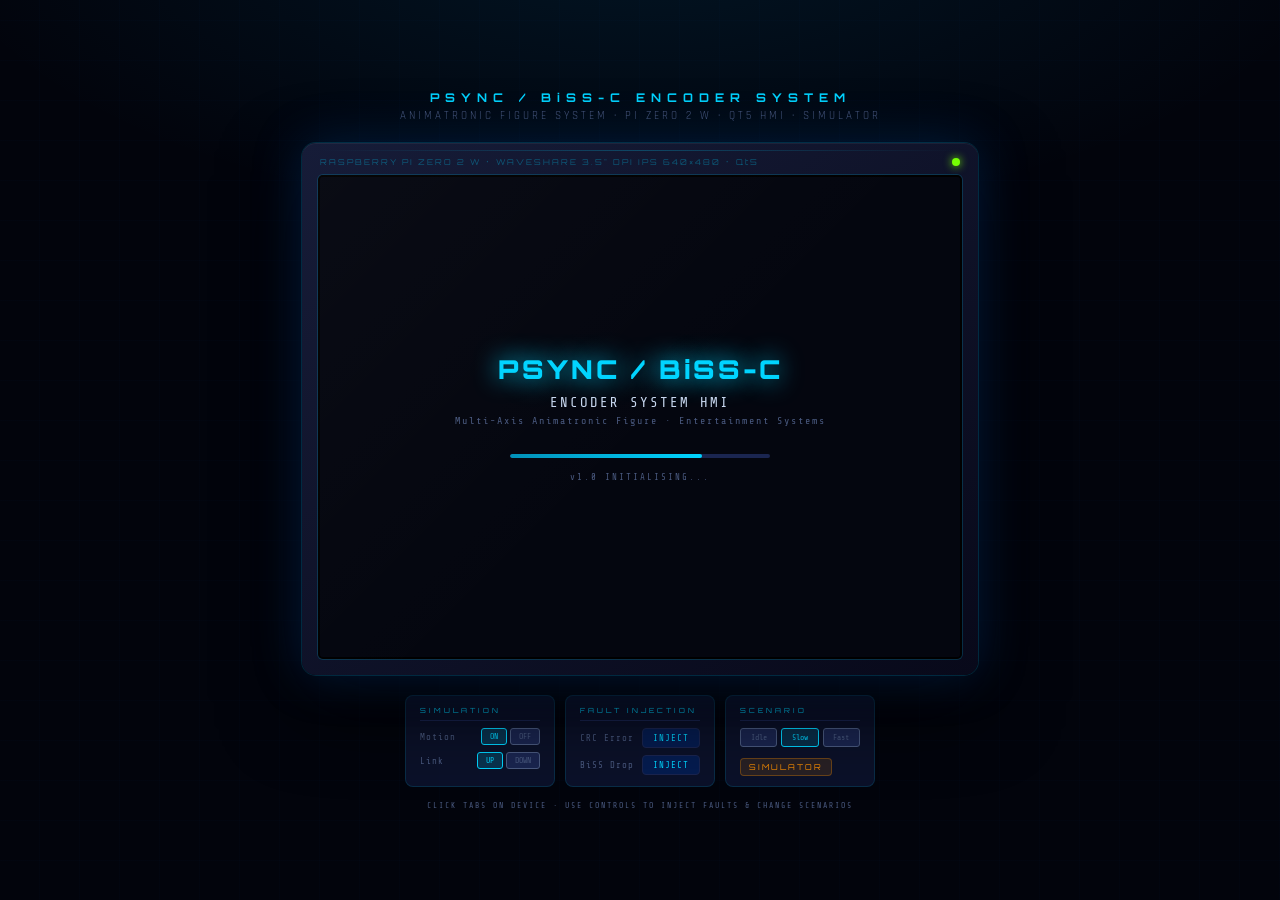
<file: assets/pixie/hmi_simulator_v2.html>
<!DOCTYPE html>
<html lang="en">
<head>
<meta charset="UTF-8">
<meta name="viewport" content="width=device-width,initial-scale=1.0">
<title>PSYNC / BiSS-C HMI — Pi Zero 2 W Simulator</title>
<link rel="preconnect" href="https://fonts.googleapis.com">
<link href="https://fonts.googleapis.com/css2?family=Share+Tech+Mono&family=Rajdhani:wght@400;600;700&family=Orbitron:wght@700;900&display=swap" rel="stylesheet">
<style>
*,*::before,*::after{box-sizing:border-box;margin:0;padding:0}
:root{
  --bg:#04060f; --panel:#0d1530; --panel2:#070d1e;
  --border:#1a2550; --border-hi:#00d4ff;
  --text:#c8d8f0; --text-dim:#4a5a80;
  --cyan:#00d4ff; --cyan2:#0090b8;
  --lime:#76ff03; --yellow:#ffd600; --amber:#ff9100;
  --red:#ff1744; --green:#00e676;
  --tab-active-bg:#0a1535; --tab-active-fg:#ffd600;
  --tab-idle-bg:#060c1e; --tab-idle-fg:#4a5a80;
  --w:640px; --h:480px;
  --topbar:34px; --tabbar:48px;
  --content:calc(var(--h) - var(--topbar) - var(--tabbar) - 1px);
}
body{
  background:#02040c;
  display:flex; flex-direction:column;
  align-items:center; justify-content:center;
  min-height:100vh;
  font-family:'Share Tech Mono',monospace;
  color:var(--text);
  padding:40px 20px;
  background-image:
    radial-gradient(ellipse 80% 50% at 50% -10%,rgba(0,150,220,.12) 0%,transparent 70%),
    repeating-linear-gradient(0deg,transparent,transparent 39px,rgba(0,80,180,.04) 40px),
    repeating-linear-gradient(90deg,transparent,transparent 39px,rgba(0,80,180,.04) 40px);
}

/* ── Page chrome ──────────────────────────────────────────────── */
.page-header{text-align:center;margin-bottom:20px}
.page-header h1{font-family:'Orbitron',monospace;font-size:12px;font-weight:700;
  letter-spacing:6px;color:var(--cyan);margin-bottom:4px}
.page-header p{font-family:'Rajdhani',sans-serif;font-size:11px;
  letter-spacing:3px;color:var(--text-dim);text-transform:uppercase}

/* ── Device shell ────────────────────────────────────────────── */
.shell{
  background:linear-gradient(145deg,#161c38,#08091a);
  border-radius:14px;
  padding:14px 16px 16px;
  box-shadow:0 0 0 1px rgba(0,212,255,.15),
             0 0 50px rgba(0,100,220,.25),
             0 30px 80px rgba(0,0,0,.8),
             inset 0 1px 0 rgba(255,255,255,.05);
  position:relative;
}
.shell::before{content:'';position:absolute;top:7px;left:18px;right:18px;height:1px;
  background:linear-gradient(90deg,transparent,rgba(0,212,255,.25),transparent)}
.device-meta{display:flex;justify-content:space-between;align-items:center;
  margin-bottom:8px;padding:0 2px}
.device-meta span{font-family:'Orbitron',monospace;font-size:8px;
  letter-spacing:2px;color:rgba(0,212,255,.35)}
.dev-led{width:8px;height:8px;border-radius:50%;background:var(--lime);
  box-shadow:0 0 8px var(--lime);animation:led 2s ease-in-out infinite}
@keyframes led{0%,100%{opacity:1}50%{opacity:.35}}

/* ── LCD bezel ───────────────────────────────────────────────── */
.bezel{background:#000;border-radius:5px;padding:2px;
  box-shadow:0 0 0 1px rgba(0,212,255,.18),inset 0 0 18px rgba(0,0,0,.5);
  position:relative;overflow:hidden}
.bezel::after{content:'';position:absolute;inset:0;pointer-events:none;z-index:200;
  background:linear-gradient(135deg,rgba(255,255,255,.025) 0%,transparent 55%);border-radius:3px}

/* ── Screen ──────────────────────────────────────────────────── */
#screen{width:var(--w);height:var(--h);background:var(--bg);
  position:relative;overflow:hidden;border-radius:3px;cursor:default}

/* ── Splash ──────────────────────────────────────────────────── */
#splash{position:absolute;inset:0;background:var(--bg);
  display:flex;flex-direction:column;align-items:center;justify-content:center;
  z-index:50;transition:opacity .4s}
#splash h2{font-family:'Orbitron',monospace;font-size:26px;font-weight:900;
  color:var(--cyan);letter-spacing:3px;text-shadow:0 0 25px var(--cyan);margin-bottom:10px}
#splash .sub{font-size:14px;color:var(--text);letter-spacing:2px;margin-bottom:5px}
#splash .proj{font-size:10px;color:var(--text-dim);letter-spacing:2px;margin-bottom:28px}
.splash-bar{width:260px;height:4px;background:var(--border);border-radius:2px;overflow:hidden}
.splash-fill{height:100%;width:0%;border-radius:2px;
  background:linear-gradient(90deg,var(--cyan2),var(--cyan));transition:width .08s linear}
#splash .ver{font-size:9px;color:var(--text-dim);letter-spacing:2px;margin-top:14px}

/* ── App ─────────────────────────────────────────────────────── */
#app{position:absolute;inset:0;display:none;flex-direction:column}

/* ── Top bar ─────────────────────────────────────────────────── */
#topbar{
  height:var(--topbar);
  background:var(--panel2);
  border-bottom:1px solid var(--border);
  display:flex;align-items:center;
  padding:0 12px;gap:10px;flex-shrink:0;
}
#topbar .title{font-family:'Orbitron',monospace;font-size:9px;font-weight:700;
  color:var(--cyan);letter-spacing:2px}
#topbar .spacer{flex:1}
.dot{width:10px;height:10px;border-radius:50%;background:var(--lime);
  box-shadow:0 0 8px var(--lime);flex-shrink:0;transition:all .3s}
.dot.off{background:var(--red);box-shadow:0 0 8px var(--red)}
#st-label{font-size:9px;color:var(--lime);letter-spacing:1px;transition:color .3s}
#st-label.off{color:var(--red)}
#clock{font-size:9px;color:var(--text-dim);letter-spacing:1px;margin-left:16px}

/* ── Content ─────────────────────────────────────────────────── */
#content{height:var(--content);position:relative;overflow:hidden;flex-shrink:0}

/* ── Screens ─────────────────────────────────────────────────── */
.screen{position:absolute;inset:0;display:none;
  padding:10px 12px 8px;background:var(--bg);flex-direction:column;gap:6px}
.screen.active{display:flex}

.scr-title{font-family:'Orbitron',monospace;font-size:11px;font-weight:700;
  color:var(--cyan);letter-spacing:2px;flex-shrink:0}
.hline{width:100%;height:1px;background:var(--border);flex-shrink:0}

/* ── ENCODERS ────────────────────────────────────────────────── */
.enc-header{display:grid;grid-template-columns:44px 1fr 100px 100px;
  gap:4px;font-size:8px;color:var(--text-dim);letter-spacing:1px;
  padding:2px 4px;border-bottom:1px solid var(--border);flex-shrink:0}
.enc-header span{text-align:center}
.enc-row{display:grid;grid-template-columns:44px 1fr 100px 100px;
  gap:4px;align-items:center;flex:1}
.enc-axis{font-family:'Orbitron',monospace;font-size:13px;font-weight:700;
  text-align:center}
.enc-cnt{
  background:var(--panel2);border:1px solid var(--border);border-radius:3px;
  padding:3px 10px;font-size:17px;font-weight:700;text-align:right;
  letter-spacing:1px;height:100%;display:flex;align-items:center;justify-content:flex-end;
  transition:border-color .2s;font-family:'Share Tech Mono',monospace;
}
.enc-cnt.flash{border-color:var(--cyan);box-shadow:0 0 8px rgba(0,212,255,.4)}
.enc-cnt.zero{color:var(--text-dim)!important}
.enc-z{background:var(--panel2);border:1px solid var(--border);border-radius:3px;
  padding:3px 8px;font-size:15px;color:var(--yellow);text-align:right;
  height:100%;display:flex;align-items:center;justify-content:flex-end}
.spark-wrap{background:var(--panel2);border:1px solid var(--border);border-radius:3px;
  height:100%;overflow:hidden}
canvas.spark{display:block;width:100%;height:100%}

/* ── PSYNC ───────────────────────────────────────────────────── */
.psync-banner{
  background:var(--panel);border:1px solid var(--border);border-radius:5px;
  display:flex;align-items:center;gap:12px;padding:8px 14px;flex-shrink:0;height:48px;
}
.p-dot{width:14px;height:14px;border-radius:50%;background:var(--lime);
  box-shadow:0 0 10px var(--lime);flex-shrink:0;transition:all .3s}
.p-dot.dn{background:var(--red);box-shadow:0 0 10px var(--red)}
.p-link{font-family:'Orbitron',monospace;font-size:13px;font-weight:700;
  color:var(--lime);transition:color .3s}
.p-link.dn{color:var(--red)}
.psync-grid{display:grid;grid-template-columns:1fr 1fr;gap:7px;flex:1}
.vcard{background:var(--panel);border:1px solid var(--border);border-radius:4px;
  padding:7px 10px;display:flex;flex-direction:column;gap:2px}
.vc-lbl{font-size:8px;color:var(--text-dim);letter-spacing:2px;text-transform:uppercase}
.vc-val{font-family:'Orbitron',monospace;font-size:18px;font-weight:700;text-align:right}
.vc-bar{height:3px;background:var(--border);border-radius:2px;margin-top:3px;overflow:hidden}
.vc-bar-fill{height:100%;background:var(--lime);border-radius:2px;width:0%;transition:width .5s,background .5s}
.psync-proto{background:var(--panel2);border:1px solid var(--border);border-radius:4px;
  padding:8px 12px;display:grid;grid-template-columns:1fr 1fr;gap:4px 16px;flex-shrink:0}
.pp-row{display:flex;gap:8px;align-items:center}
.pp-k{font-size:8px;color:var(--text-dim);letter-spacing:1px;white-space:nowrap}
.pp-v{font-size:8px;color:var(--text)}

/* ── BiSS-C ──────────────────────────────────────────────────── */
.biss-grid{display:grid;grid-template-columns:1fr 1fr;grid-template-rows:1fr 1fr;
  gap:7px;flex:1}
.biss-card{background:var(--panel);border-radius:5px;padding:10px 12px;
  display:flex;flex-direction:column;gap:4px;border:1px solid;position:relative;overflow:hidden}
.biss-card::before{content:'';position:absolute;top:0;left:0;right:0;height:3px}
.biss-top{display:flex;justify-content:space-between;align-items:center}
.biss-ax{font-family:'Orbitron',monospace;font-size:10px;font-weight:700;color:var(--text-dim)}
.biss-st{font-size:8px;font-weight:700;letter-spacing:1px;padding:2px 6px;
  border-radius:2px;border:1px solid;transition:all .3s}
.biss-plbl{font-size:8px;color:var(--text-dim);letter-spacing:1px}
.biss-pval{font-family:'Orbitron',monospace;font-size:14px;font-weight:700;
  color:var(--amber);text-align:right}
.clk-bar{height:4px;background:var(--panel2);border-radius:2px;overflow:hidden;position:relative}
.clk-sweep{position:absolute;top:0;left:-60%;width:60%;height:100%;
  background:linear-gradient(90deg,transparent,var(--clk-color,#00d4ff),transparent);
  animation:clksweep 1.1s linear infinite}
@keyframes clksweep{from{left:-60%}to{left:110%}}
.biss-info{display:flex;justify-content:space-between}
.biss-info span{font-size:7px;color:var(--text-dim)}

/* ── ZERO ────────────────────────────────────────────────────── */
.zero-desc{font-size:9px;color:var(--text-dim);flex-shrink:0}
.zero-grid{display:grid;grid-template-columns:1fr 1fr;gap:7px;flex-shrink:0}
.z-btn{
  background:var(--panel);border:1px solid var(--border);border-radius:5px;
  padding:12px 8px;cursor:pointer;text-align:center;transition:all .15s;
  display:flex;flex-direction:column;gap:4px;user-select:none;
}
.z-btn:hover{background:#1a3080;border-color:var(--border-hi)}
.z-btn:active{transform:scale(.97)}
.z-btn-label{font-family:'Orbitron',monospace;font-size:11px;font-weight:700;color:var(--text)}
.z-btn-sub{font-size:8px;color:var(--text-dim);letter-spacing:1px}
.z-all{
  background:#200a0a;border:2px solid var(--amber);border-radius:5px;
  padding:11px;cursor:pointer;text-align:center;transition:all .15s;user-select:none;
  font-family:'Orbitron',monospace;font-size:12px;font-weight:700;color:var(--amber);
  letter-spacing:2px;flex-shrink:0;
}
.z-all:hover{box-shadow:0 0 14px rgba(255,145,0,.35);border-color:var(--red);color:var(--red)}
.z-all:active{transform:scale(.98)}
.zero-msg{font-family:'Orbitron',monospace;font-size:10px;text-align:center;
  letter-spacing:2px;height:22px;display:flex;align-items:center;justify-content:center;
  flex-shrink:0}

/* Confirm overlay */
.confirm-overlay{
  position:absolute;inset:0;background:rgba(0,0,0,.78);
  display:flex;flex-direction:column;align-items:center;justify-content:center;
  gap:10px;z-index:30;backdrop-filter:blur(3px);animation:fadeIn .15s ease-out
}
@keyframes fadeIn{from{opacity:0;transform:scale(.97)}to{opacity:1;transform:scale(1)}}
.conf-box{background:var(--panel);border:2px solid var(--amber);border-radius:8px;
  padding:22px 28px;display:flex;flex-direction:column;align-items:center;gap:12px;min-width:300px}
.conf-title{font-family:'Orbitron',monospace;font-size:12px;font-weight:700;color:var(--amber)}
.conf-msg{font-size:9px;color:var(--text);text-align:center;line-height:1.5}
.conf-msg em{color:var(--amber);font-style:normal}
.conf-btns{display:flex;gap:10px}
.conf-yes{background:#0a2010;color:var(--green);border:1px solid var(--green);
  border-radius:4px;padding:8px 22px;cursor:pointer;font-family:'Orbitron',monospace;
  font-size:9px;font-weight:700;letter-spacing:2px;transition:all .15s}
.conf-yes:hover{box-shadow:0 0 10px rgba(0,230,118,.4)}
.conf-no{background:#200a0a;color:var(--red);border:1px solid var(--red);
  border-radius:4px;padding:8px 22px;cursor:pointer;font-family:'Orbitron',monospace;
  font-size:9px;font-weight:700;letter-spacing:2px;transition:all .15s}
.conf-no:hover{box-shadow:0 0 10px rgba(255,23,68,.4)}

/* ── SYSTEM ──────────────────────────────────────────────────── */
.sys-frame{background:var(--panel);border:1px solid var(--border);border-radius:5px;
  padding:10px 14px;display:grid;grid-template-columns:140px 1fr;gap:5px 14px;flex:1;
  align-content:start}
.sys-k{font-size:8px;color:var(--text-dim);letter-spacing:1px;text-transform:uppercase}
.sys-v{font-size:8px;color:var(--text)}

/* ── Tab bar ─────────────────────────────────────────────────── */
#tabbar{
  height:var(--tabbar);background:var(--panel2);
  border-top:1px solid var(--border);
  display:flex;flex-shrink:0;
}
.tab{flex:1;display:flex;align-items:center;justify-content:center;
  cursor:pointer;font-family:'Orbitron',monospace;font-size:8px;font-weight:700;
  letter-spacing:1px;color:var(--tab-idle-fg);background:var(--tab-idle-bg);
  border-top:2px solid transparent;transition:all .15s;user-select:none}
.tab:hover{background:#0a1228;color:var(--text)}
.tab.active{background:var(--tab-active-bg);color:var(--tab-active-fg);border-top-color:var(--tab-active-fg)}
.tab:active{transform:scale(.97)}

/* ═══════ CONTROLS PANEL ═══════════════════════════════════════ */
.ctrls{margin-top:20px;display:flex;gap:10px;flex-wrap:wrap;justify-content:center}
.ctrl-card{background:rgba(13,21,48,.85);border:1px solid rgba(0,212,255,.14);
  border-radius:8px;padding:10px 14px;display:flex;flex-direction:column;gap:7px;min-width:150px}
.ctrl-head{font-family:'Orbitron',monospace;font-size:7px;letter-spacing:3px;
  color:var(--cyan);text-transform:uppercase;border-bottom:1px solid var(--border);padding-bottom:5px}
.ctrl-row{display:flex;align-items:center;justify-content:space-between;gap:8px}
.ctrl-lbl{font-size:9px;color:var(--text-dim);letter-spacing:1px}
.tog{display:flex;gap:3px}
.tog-opt{background:var(--border);border:1px solid var(--text-dim);border-radius:3px;
  padding:3px 8px;cursor:pointer;font-size:8px;color:var(--text-dim);transition:all .15s}
.tog-opt.on{background:rgba(0,212,255,.18);border-color:var(--cyan);color:var(--cyan)}
.c-btn{background:rgba(0,41,121,.5);border:1px solid var(--border);border-radius:4px;
  padding:4px 10px;cursor:pointer;font-family:'Share Tech Mono',monospace;
  font-size:9px;color:var(--cyan);letter-spacing:1px;transition:all .15s}
.c-btn:hover{border-color:var(--cyan);box-shadow:0 0 7px rgba(0,212,255,.2)}
.sc-row{display:flex;gap:4px}
.sc-btn{flex:1;background:var(--border);border:1px solid var(--text-dim);border-radius:3px;
  padding:4px 6px;cursor:pointer;font-size:8px;color:var(--text-dim);
  text-align:center;transition:all .15s}
.sc-btn.on{background:rgba(0,212,255,.15);border-color:var(--cyan);color:var(--cyan)}
.sim-tag{background:rgba(255,145,0,.12);border:1px solid rgba(255,145,0,.3);
  border-radius:4px;padding:3px 8px;font-size:8px;color:var(--amber);
  letter-spacing:2px;font-family:'Orbitron',monospace}
.footer{margin-top:14px;font-size:8px;color:var(--text-dim);
  letter-spacing:2px;text-align:center;text-transform:uppercase}
</style>
</head>
<body>
<div class="page-header">
  <h1>PSYNC / BiSS-C ENCODER SYSTEM</h1>
  <p>Animatronic Figure System · Pi Zero 2 W · Qt5 HMI · Simulator</p>
</div>

<div class="shell">
  <div class="device-meta">
    <span>RASPBERRY PI ZERO 2 W  ·  WAVESHARE 3.5" DPI IPS 640×480  ·  Qt5</span>
    <div class="dev-led"></div>
  </div>
  <div class="bezel">
    <div id="screen">

      <!-- SPLASH -->
      <div id="splash">
        <h2>PSYNC / BiSS-C</h2>
        <div class="sub">ENCODER SYSTEM HMI</div>
        <div class="proj">Multi-Axis Animatronic Figure · Entertainment Systems</div>
        <div class="splash-bar"><div class="splash-fill" id="sfill"></div></div>
        <div class="ver">v1.0  INITIALISING...</div>
      </div>

      <!-- APP -->
      <div id="app">

        <!-- Top bar -->
        <div id="topbar">
          <span class="title">PSYNC / BiSS-C  ·  ENCODER DIAGNOSTIC HMI</span>
          <div class="spacer"></div>
          <div class="dot" id="st-dot"></div>
          <span id="st-label">ONLINE</span>
          <span id="clock">00:00:00</span>
        </div>

        <!-- Content -->
        <div id="content">

          <!-- ENCODERS -->
          <div class="screen active" id="s0">
            <div class="scr-title">ENCODER POSITIONS</div>
            <div class="hline"></div>
            <div class="enc-header">
              <span>AXIS</span><span style="text-align:right;padding-right:10px">POSITION COUNT</span>
              <span>Z-INDEX</span><span>VELOCITY</span>
            </div>
            <div id="enc-rows" style="display:flex;flex-direction:column;gap:5px;flex:1"></div>
          </div>

          <!-- PSYNC -->
          <div class="screen" id="s1">
            <div class="scr-title">PSYNC LINK STATUS</div>
            <div class="hline"></div>
            <div class="psync-banner">
              <div class="p-dot" id="p-dot"></div>
              <span class="p-link" id="p-link">LINK UP</span>
              <div style="flex:1"></div>
              <span style="font-size:8px;color:var(--text-dim);letter-spacing:1px">UPTIME</span>
              <span id="p-uptime" style="font-size:12px;color:var(--cyan);margin-left:6px;font-family:'Orbitron',monospace">00:00:00</span>
              <span style="font-size:8px;color:var(--text-dim);margin-left:18px;letter-spacing:1px">SPEED</span>
              <span style="font-size:11px;color:var(--text);margin-left:6px">5 Mbit/s</span>
            </div>
            <div class="psync-grid">
              <div class="vcard"><div class="vc-lbl">PACKETS RX</div><div class="vc-val" id="p-pkts" style="color:var(--cyan)">0</div></div>
              <div class="vcard"><div class="vc-lbl">ERRORS</div><div class="vc-val" id="p-errs" style="color:var(--lime)">0</div></div>
              <div class="vcard">
                <div class="vc-lbl">ERROR RATE</div>
                <div class="vc-val" id="p-rate" style="color:var(--lime)">0.0000%</div>
                <div class="vc-bar"><div class="vc-bar-fill" id="p-bar"></div></div>
              </div>
              <div class="vcard"><div class="vc-lbl">ECC CORRECTIONS</div><div class="vc-val" id="p-corr" style="color:var(--amber)">0</div></div>
            </div>
            <div class="psync-proto">
              <div class="pp-row"><span class="pp-k">PREAMBLE</span><span class="pp-v">0xAA · 0x10</span></div>
              <div class="pp-row"><span class="pp-k">PACKET</span><span class="pp-v">52 bytes</span></div>
              <div class="pp-row"><span class="pp-k">ECC</span><span class="pp-v">Hamming(12,8)</span></div>
              <div class="pp-row"><span class="pp-k">CRC</span><span class="pp-v">CRC-16/CCITT</span></div>
              <div class="pp-row"><span class="pp-k">TRANSPORT</span><span class="pp-v">RS-485 MAX3485</span></div>
              <div class="pp-row"><span class="pp-k">PHY CLOCK</span><span class="pp-v">10 MHz PIO</span></div>
            </div>
          </div>

          <!-- BiSS-C -->
          <div class="screen" id="s2">
            <div class="scr-title">BiSS-C OUTPUT STATUS</div>
            <div class="hline"></div>
            <div class="biss-grid" id="biss-grid"></div>
          </div>

          <!-- ZERO -->
          <div class="screen" id="s3">
            <div class="scr-title">ZERO AXES</div>
            <div class="hline"></div>
            <div class="zero-desc">Reset encoder position count to zero. Z-index counter is also cleared.</div>
            <div class="zero-grid" id="zero-grid"></div>
            <div class="z-all" id="z-all-btn">⚠  ZERO ALL AXES</div>
            <div class="zero-msg" id="zero-msg"></div>
            <div id="confirm-area"></div>
          </div>

          <!-- SYSTEM -->
          <div class="screen" id="s4">
            <div class="scr-title">SYSTEM INFORMATION</div>
            <div class="hline"></div>
            <div class="sys-frame">
              <span class="sys-k">PROJECT</span>     <span class="sys-v">Animatronic Figure System</span>
              <span class="sys-k">SYSTEM</span>      <span class="sys-v">PSYNC-1 / BiSS-C Encoder Bridge</span>
              <span class="sys-k">VERSION</span>     <span class="sys-v">PoC v1.0</span>
              <span class="sys-k">HMI</span>         <span class="sys-v">Pi Zero 2 W · Qt5 · DPI 640×480 IPS</span>
              <span class="sys-k">MASTER</span>      <span class="sys-v">Pico 2 W (RP2350) · MicroPython v1.27</span>
              <span class="sys-k">SLAVE</span>       <span class="sys-v">Pico 2 W (RP2350) · MicroPython v1.27</span>
              <span class="sys-k">ENCODERS</span>    <span class="sys-v">4× FHA-C Harmonic Drive · RS-422</span>
              <span class="sys-k">DRIVES</span>      <span class="sys-v">4× Servo Drive · BiSS-C 32-bit</span>
              <span class="sys-k">LINK</span>        <span class="sys-v">RS-485 MAX3485 · 5 Mbit/s PSYNC-1</span>
              <span class="sys-k">ECC</span>         <span class="sys-v">Hamming(12,8) + CRC-16/CCITT</span>
              <span class="sys-k">HMI UART</span>    <span class="sys-v">/dev/serial0 · 115200 baud · 8N1</span>
              <span class="sys-k">WIRING</span>       <span class="sys-v">GPIO14(TX)→SlaveGP9  GPIO15(RX)←SlaveGP8</span>
            </div>
          </div>

        </div><!-- /content -->

        <!-- Tab bar -->
        <div id="tabbar">
          <div class="tab active" data-i="0">ENCODERS</div>
          <div class="tab" data-i="1">PSYNC</div>
          <div class="tab" data-i="2">BiSS-C</div>
          <div class="tab" data-i="3">ZERO</div>
          <div class="tab" data-i="4">SYSTEM</div>
        </div>

      </div><!-- /app -->
    </div><!-- /screen -->
  </div><!-- /bezel -->
</div><!-- /shell -->

<!-- Controls -->
<div class="ctrls">
  <div class="ctrl-card">
    <div class="ctrl-head">Simulation</div>
    <div class="ctrl-row">
      <span class="ctrl-lbl">Motion</span>
      <div class="tog">
        <div class="tog-opt on" id="motOn" onclick="setMotion(true)">ON</div>
        <div class="tog-opt" id="motOff" onclick="setMotion(false)">OFF</div>
      </div>
    </div>
    <div class="ctrl-row">
      <span class="ctrl-lbl">Link</span>
      <div class="tog">
        <div class="tog-opt on" id="lnkUp" onclick="setLink(true)">UP</div>
        <div class="tog-opt" id="lnkDn" onclick="setLink(false)">DOWN</div>
      </div>
    </div>
  </div>
  <div class="ctrl-card">
    <div class="ctrl-head">Fault Injection</div>
    <div class="ctrl-row"><span class="ctrl-lbl">CRC Error</span>
      <div class="c-btn" onclick="injectErr()">INJECT</div></div>
    <div class="ctrl-row"><span class="ctrl-lbl">BiSS Drop</span>
      <div class="c-btn" onclick="dropBiss()">INJECT</div></div>
  </div>
  <div class="ctrl-card">
    <div class="ctrl-head">Scenario</div>
    <div class="sc-row">
      <div class="sc-btn" id="scIdle" onclick="scenario('idle')">Idle</div>
      <div class="sc-btn on" id="scSlow" onclick="scenario('slow')">Slow</div>
      <div class="sc-btn" id="scFast" onclick="scenario('fast')">Fast</div>
    </div>
    <div class="ctrl-row" style="margin-top:4px">
      <div class="sim-tag">SIMULATOR</div>
    </div>
  </div>
</div>
<div class="footer">Click tabs on device · use controls to inject faults &amp; change scenarios</div>

<script>
// ═══════════════════════════════════════════════════════════
// State machine
// ═══════════════════════════════════════════════════════════
const SIM = {
  counts: [0,0,0,0], z: [0,0,0,0],
  link: true, pkts: 0, errs: 0, corr: 0,
  biss: [true,true,true,true],
  motion: true, speed: [1200,-800,2400,400],
  startTime: Date.now(), activeTab: 0,
  zeroMsg:'', zeroMsgTime:0,
};

// Per-axis prev counts for velocity sparklines
const prevCounts = [0,0,0,0];
const sparkData  = [[],[],[],[]].map(()=>Array(48).fill(0));

// ═══════════════════════════════════════════════════════════
// Build encoder rows
// ═══════════════════════════════════════════════════════════
const AX_COLORS = ['#76ff03','#00d4ff','#ff9100','#00e676'];
const encRows = document.getElementById('enc-rows');
const cntEls=[], zEls=[], sparkCanvases=[];

for(let i=0;i<4;i++){
  const row = document.createElement('div');
  row.className = 'enc-row';
  row.style.height = '100%';
  row.innerHTML = `
    <div class="enc-axis" style="color:${AX_COLORS[i]}">AX${i}</div>
    <div class="enc-cnt zero" id="cnt${i}" style="color:${AX_COLORS[i]}">             0</div>
    <div class="enc-z" id="zidx${i}">     0</div>
    <div class="spark-wrap"><canvas class="spark" id="spark${i}"></canvas></div>`;
  encRows.appendChild(row);
  cntEls.push(document.getElementById(`cnt${i}`));
  zEls.push(document.getElementById(`zidx${i}`));
  sparkCanvases.push(document.getElementById(`spark${i}`));
}

// ═══════════════════════════════════════════════════════════
// Build BiSS-C cards
// ═══════════════════════════════════════════════════════════
const bissGrid = document.getElementById('biss-grid');
const bissCards = [];
for(let i=0;i<4;i++){
  const c = document.createElement('div');
  c.className = 'biss-card';
  c.id = `bc${i}`;
  c.style.cssText = `border-color:${AX_COLORS[i]}`;
  c.style.setProperty('--clk-color', AX_COLORS[i]);
  c.innerHTML = `
    <div class="biss-top">
      <span class="biss-ax">AXIS ${i}</span>
      <span class="biss-st" id="bst${i}" style="color:${AX_COLORS[i]};border-color:${AX_COLORS[i]};background:rgba(0,0,0,.15)">● ACTIVE</span>
    </div>
    <div class="biss-plbl">LAST POSITION</div>
    <div class="biss-pval" id="bpos${i}">0x00000000</div>
    <div class="clk-bar"><div class="clk-sweep" id="bclk${i}"></div></div>
    <div class="biss-info">
      <span>BITS: 42  CRC6: 0x43  POLY: x⁶+x⁴+x²+x+1</span>
      <span>RS-422</span>
    </div>`;
  bissGrid.appendChild(c);
  bissCards.push(c);
}

// ═══════════════════════════════════════════════════════════
// Build zero buttons
// ═══════════════════════════════════════════════════════════
const zeroGrid = document.getElementById('zero-grid');
for(let i=0;i<4;i++){
  const btn = document.createElement('div');
  btn.className = 'z-btn';
  btn.innerHTML = `<div class="z-btn-label" style="color:${AX_COLORS[i]}">ZERO AXIS ${i}</div>
    <div class="z-btn-sub">Axis ${i} position reset</div>`;
  btn.onclick = ()=>requestZero(String(i));
  zeroGrid.appendChild(btn);
}
document.getElementById('z-all-btn').onclick = ()=>requestZero('A');

// ═══════════════════════════════════════════════════════════
// Tab switching
// ═══════════════════════════════════════════════════════════
document.querySelectorAll('.tab').forEach(t=>{
  t.addEventListener('click',()=>{
    const i = +t.dataset.i;
    SIM.activeTab = i;
    document.querySelectorAll('.tab').forEach(x=>x.classList.remove('active'));
    t.classList.add('active');
    document.querySelectorAll('.screen').forEach((s,j)=>
      s.classList.toggle('active',j===i));
  });
});

// ═══════════════════════════════════════════════════════════
// Splash
// ═══════════════════════════════════════════════════════════
let sp=0;
const sfill = document.getElementById('sfill');
const splashT = setInterval(()=>{
  sp = Math.min(100,sp+2);
  sfill.style.width = sp+'%';
  if(sp>=100){
    clearInterval(splashT);
    setTimeout(()=>{
      const splash=document.getElementById('splash');
      splash.style.opacity='0';
      setTimeout(()=>{
        splash.style.display='none';
        const app=document.getElementById('app');
        app.style.display='flex';
        startSim();
      },400);
    },250);
  }
},28);

// ═══════════════════════════════════════════════════════════
// Clock
// ═══════════════════════════════════════════════════════════
setInterval(()=>{
  const n=new Date();
  document.getElementById('clock').textContent =
    String(n.getHours()).padStart(2,'0')+':'+
    String(n.getMinutes()).padStart(2,'0')+':'+
    String(n.getSeconds()).padStart(2,'0');
},1000);

// ═══════════════════════════════════════════════════════════
// Simulation ticks
// ═══════════════════════════════════════════════════════════
function startSim(){
  setInterval(simTick,  100);
  setInterval(uiUpdate, 100);
}

function simTick(){
  if(!SIM.link) return;
  if(SIM.motion){
    for(let i=0;i<4;i++){
      SIM.counts[i] += SIM.speed[i] + Math.floor((Math.random()-.5)*60);
      if(SIM.counts[i]>2147483647)  SIM.counts[i]-=4294967296;
      if(SIM.counts[i]<-2147483648) SIM.counts[i]+=4294967296;
      const zThresh = 1600000;
      const pz = Math.floor(Math.abs(prevCounts[i])/zThresh);
      const nz = Math.floor(Math.abs(SIM.counts[i])/zThresh);
      if(nz!==pz) SIM.z[i]++;
    }
  }
  SIM.pkts++;
  if(Math.random()<.0007) SIM.errs++;
}

function uiUpdate(){
  updateTopBar();
  if(SIM.activeTab===0) updateEncoders();
  else if(SIM.activeTab===1) updatePsync();
  else if(SIM.activeTab===2) updateBiss();
  else if(SIM.activeTab===3) updateZero();
  updateUptime();
}

// ─── Top bar ───────────────────────────────────────────────
function updateTopBar(){
  const dot = document.getElementById('st-dot');
  const lbl = document.getElementById('st-label');
  if(SIM.link){
    dot.classList.remove('off'); lbl.classList.remove('off');
    lbl.textContent='ONLINE';
  } else {
    dot.classList.add('off'); lbl.classList.add('off');
    lbl.textContent='OFFLINE';
  }
}

// ─── Encoders ──────────────────────────────────────────────
function updateEncoders(){
  for(let i=0;i<4;i++){
    const c = SIM.counts[i];
    const vel = c - prevCounts[i];
    prevCounts[i] = c;
    sparkData[i].push(vel);
    if(sparkData[i].length>48) sparkData[i].shift();

    // Count
    const el = cntEls[i];
    el.textContent = c.toLocaleString('en-US').padStart(16,' ');
    el.classList.toggle('zero', c===0);

    // Z
    zEls[i].textContent = String(SIM.z[i]).padStart(6,' ');

    // Sparkline
    drawSpark(sparkCanvases[i], sparkData[i], AX_COLORS[i]);
  }
}

function drawSpark(canvas, data, color){
  const dpr = window.devicePixelRatio||1;
  const w = canvas.offsetWidth;
  const h = canvas.offsetHeight;
  if(canvas.width!==w*dpr){canvas.width=w*dpr;canvas.height=h*dpr;}
  const ctx = canvas.getContext('2d');
  ctx.setTransform(dpr,0,0,dpr,0,0);
  ctx.clearRect(0,0,w,h);
  // bg
  ctx.fillStyle='#070d1e';
  ctx.fillRect(0,0,w,h);
  // zero line
  ctx.strokeStyle='#1a2550';ctx.lineWidth=1;ctx.setLineDash([2,3]);
  ctx.beginPath();ctx.moveTo(0,h/2);ctx.lineTo(w,h/2);ctx.stroke();
  ctx.setLineDash([]);
  // data
  const mx = Math.max(...data.map(Math.abs))||1;
  ctx.strokeStyle=color;ctx.lineWidth=1.5;
  ctx.beginPath();
  data.forEach((v,i)=>{
    const x=i*w/(data.length-1);
    const y=h/2-(v/mx)*(h/2-3);
    i===0?ctx.moveTo(x,y):ctx.lineTo(x,y);
  });
  ctx.stroke();
}

// ─── PSYNC ─────────────────────────────────────────────────
function updatePsync(){
  const link = SIM.link;
  const pdot = document.getElementById('p-dot');
  const plnk = document.getElementById('p-link');
  pdot.classList.toggle('dn',!link);
  plnk.classList.toggle('dn',!link);
  plnk.textContent = link?'LINK UP':'LINK DOWN';

  document.getElementById('p-pkts').textContent = SIM.pkts.toLocaleString();

  const errEl = document.getElementById('p-errs');
  errEl.textContent = SIM.errs;
  errEl.style.color = SIM.errs===0?'var(--lime)':SIM.errs<10?'var(--amber)':'var(--red)';

  const rate = SIM.pkts>0?(SIM.errs/SIM.pkts*100):0;
  const rateEl = document.getElementById('p-rate');
  rateEl.textContent = rate.toFixed(4)+'%';
  rateEl.style.color = rate<.01?'var(--lime)':rate<.1?'var(--amber)':'var(--red)';

  const bar = document.getElementById('p-bar');
  bar.style.width = Math.min(100,rate/.01*100)+'%';
  bar.style.background = rate<.01?'var(--lime)':rate<.1?'var(--amber)':'var(--red)';

  document.getElementById('p-corr').textContent = SIM.corr;
}

function updateUptime(){
  const e = Math.floor((Date.now()-SIM.startTime)/1000);
  const h=String(Math.floor(e/3600)).padStart(2,'0');
  const m=String(Math.floor((e%3600)/60)).padStart(2,'0');
  const s=String(e%60).padStart(2,'0');
  document.getElementById('p-uptime').textContent = `${h}:${m}:${s}`;
}

// ─── BiSS-C ────────────────────────────────────────────────
function updateBiss(){
  for(let i=0;i<4;i++){
    const active = SIM.biss[i] && SIM.link;
    const card   = document.getElementById(`bc${i}`);
    const st     = document.getElementById(`bst${i}`);
    const pos    = document.getElementById(`bpos${i}`);
    const clk    = document.getElementById(`bclk${i}`);
    if(active){
      st.textContent='● ACTIVE';
      st.style.color=AX_COLORS[i];st.style.borderColor=AX_COLORS[i];
      card.style.borderColor=AX_COLORS[i];
      card.style.background='var(--panel)';
      clk.style.animationPlayState='running';
    } else {
      st.textContent='○ IDLE';
      st.style.color='var(--text-dim)';st.style.borderColor='var(--border)';
      card.style.borderColor='var(--border)';
      card.style.background='var(--panel2)';
      clk.style.animationPlayState='paused';
    }
    pos.textContent='0x'+(SIM.counts[i]>>>0).toString(16).toUpperCase().padStart(8,'0');
  }
}

// ─── Zero ──────────────────────────────────────────────────
let zeroMsgTimer=null;
function updateZero(){
  if(SIM.zeroMsg && Date.now()-SIM.zeroMsgTime>2500){
    SIM.zeroMsg='';
    document.getElementById('zero-msg').textContent='';
  }
}

function requestZero(target){
  showConfirm(target);
}

function showConfirm(target){
  const label = target==='A'?'ALL AXES':`AXIS ${target}`;
  const area  = document.getElementById('confirm-area');
  area.innerHTML=`<div class="confirm-overlay">
    <div class="conf-box">
      <div class="conf-title">CONFIRM ZERO</div>
      <div class="conf-msg">Zero <em>${label}</em>?<br>This resets the encoder count to 0.</div>
      <div class="conf-btns">
        <div class="conf-yes" onclick="executeZero('${target}')">CONFIRM</div>
        <div class="conf-no"  onclick="cancelZero()">CANCEL</div>
      </div>
    </div>
  </div>`;
}

function executeZero(t){
  document.getElementById('confirm-area').innerHTML='';
  if(t==='A'){
    for(let i=0;i<4;i++){SIM.counts[i]=SIM.z[i]=0;}
    showZeroMsg('ALL AXES ZEROED',true);
  } else {
    const i=+t; SIM.counts[i]=SIM.z[i]=0;
    prevCounts[i]=0;
    showZeroMsg(`AXIS ${t} ZEROED`,true);
  }
  prevCounts.fill(0);
}

function cancelZero(){
  document.getElementById('confirm-area').innerHTML='';
  showZeroMsg('CANCELLED',false);
}

function showZeroMsg(msg,ok){
  SIM.zeroMsg=msg; SIM.zeroMsgTime=Date.now();
  const el=document.getElementById('zero-msg');
  el.textContent=msg;
  el.style.color=ok?'var(--lime)':'var(--red)';
}

// ═══════════════════════════════════════════════════════════
// External controls
// ═══════════════════════════════════════════════════════════
function setMotion(on){
  SIM.motion=on;
  document.getElementById('motOn').classList.toggle('on',on);
  document.getElementById('motOff').classList.toggle('on',!on);
}
function setLink(up){
  SIM.link=up;
  document.getElementById('lnkUp').classList.toggle('on',up);
  document.getElementById('lnkDn').classList.toggle('on',!up);
}
function injectErr(){
  SIM.errs+=Math.floor(Math.random()*5)+1;
  SIM.corr+=Math.floor(Math.random()*3);
}
function dropBiss(){
  const i=Math.floor(Math.random()*4);
  SIM.biss[i]=false;
  setTimeout(()=>SIM.biss[i]=true,2200);
}
function scenario(s){
  ['Idle','Slow','Fast'].forEach((n,j)=>{
    document.getElementById('sc'+n.charAt(0).toUpperCase()+n.slice(1)).classList.toggle('on',
      s===n.toLowerCase());
  });
  if(s==='idle'){setMotion(false);}
  else if(s==='slow'){SIM.speed=[400,-200,600,150];setMotion(true);}
  else if(s==='fast'){SIM.speed=[8000,-6400,14000,3200];setMotion(true);}
}
// init scenario buttons correctly
document.getElementById('scIdle').classList.remove('on');
document.getElementById('scSlow').classList.add('on');
document.getElementById('scFast').classList.remove('on');
</script>
</body>
</html>
</file>
<file: assets/bayou-bites/styles.css>
:root{color-scheme:dark;font-family:'Courier New',monospace;color:#fff0ca;background:#05141c;font-synthesis:none}*{box-sizing:border-box}body{margin:0;min-height:100vh;min-height:100svh;display:grid;place-items:center;padding:14px 12px;background:radial-gradient(ellipse at 50% 25%,#173948 0,#081e2b 46%,#030f16 100%)}button{font:inherit;cursor:pointer;-webkit-tap-highlight-color:transparent;color:inherit;touch-action:manipulation}button:focus-visible,canvas:focus-visible{outline:2px solid #fff5cc;outline-offset:3px}button:disabled{opacity:.55;cursor:wait}[hidden]{display:none!important}.mount{width:min(480px,100%,calc((100svh - 70px)*.705882))}.edition{display:flex;justify-content:space-between;margin:0 2px 10px;font-size:8px;letter-spacing:1.1px;color:#84a8ac}.cabinet{width:100%;aspect-ratio:12/17;position:relative;isolation:isolate;overflow:hidden;border-radius:14px;border:1px solid #426976;box-shadow:0 24px 85px #0008,0 0 0 5px #183d481c;background:#071e2b;container-type:inline-size;user-select:none;-webkit-user-select:none}.cabinet canvas{width:100%;height:100%;display:block;image-rendering:pixelated;touch-action:none}.edge{position:absolute;inset:0;box-shadow:inset 0 0 35px #00162470,inset 0 0 0 2px #83bbad21;pointer-events:none;z-index:1;border-radius:13px}.glass{background:linear-gradient(145deg,#102e3aef,#071b29f7);border:1px solid #91ccbe;box-shadow:0 0 0 2px #092733,0 0 0 3px #46878088,inset 0 0 0 3px #07202c,inset 0 0 0 4px #639b9266,0 7px 14px #00141e66;border-radius:8px}.glass:hover{border-color:#dcf5d0}.menu{position:absolute;inset:0;z-index:2;pointer-events:none}.menu button{pointer-events:auto}.menu-overline{position:absolute;top:1.7%;width:100%;text-align:center;font-size:1.8cqw;letter-spacing:.37cqw;color:#add9d4;margin:0}.big-logo{position:absolute;left:17%;top:4.6%;width:66%;height:auto;image-rendering:pixelated;filter:drop-shadow(0 5px 0 #00121c80)}.theme{position:absolute;left:12%;top:35.4%;width:76%;height:8.8%;display:flex;gap:2.2cqw;align-items:center;text-align:left;padding:2cqw 3cqw}.music-icon{font:700 8cqw/1 Georgia,serif;color:#fbd890}.theme-copy{display:flex;flex-direction:column;min-width:0;flex:1;gap:1.1cqw}.theme-copy small{font-size:1.65cqw;letter-spacing:.2cqw;color:#a3d1cb}.theme-copy b{font-size:2.7cqw;color:#ffdc92;white-space:nowrap}.theme-copy em{font:normal 1.7cqw/1 monospace;letter-spacing:.18cqw;color:#9dbbb1}.dots{color:#f6d991;margin-left:2.5cqw}.eq{height:6cqw;display:flex;align-items:flex-end;gap:.65cqw}.eq i{display:block;width:.9cqw;height:12%;background:repeating-linear-gradient(to top,#85d2b4 0,#85d2b4 .8cqw,transparent .8cqw,transparent 1.2cqw);transition:height .08s}.performer{position:absolute;left:19%;top:45%;width:66%;height:32%;border:0;background:transparent}.performer span{position:absolute;bottom:0;left:0;width:100%;font-size:1.65cqw;letter-spacing:.3cqw;text-shadow:0 2px 3px #001623;color:#ecc784}.gold{background:linear-gradient(#ffe7a8,#f8ce6d);border:2px solid #fff1bf;border-bottom:4px solid #b2782e;box-shadow:0 0 0 3px #d8a946,0 0 0 5px #7d612d,0 0 24px #ffc85757,inset 0 0 0 2px #e1b25a;color:#112735;border-radius:8px;font-weight:700;letter-spacing:.35cqw;min-height:44px}.gold:hover{background:#ffedb4;box-shadow:0 0 0 3px #efc16e,0 0 0 5px #7d612d,0 0 30px #ffd78099}.gold:active{transform:translateY(2px)}.start{position:absolute;left:20%;top:78.2%;width:60%;height:7.2%;display:flex;justify-content:center;align-items:center;gap:6cqw}.start b{font-size:6.3cqw;letter-spacing:.8cqw}.start>span:last-child{font-size:6cqw}.ear-mark{display:block;position:relative;width:6.1cqw;height:5.4cqw;background:currentColor;border-radius:48% 48% 50% 50%;color:#d49944}.ear-mark:before,.ear-mark:after{content:'';position:absolute;top:-1.5cqw;width:3.25cqw;height:3.25cqw;border-radius:50%;background:currentColor}.ear-mark:before{left:-1.5cqw}.ear-mark:after{right:-1.5cqw}.start .ear-mark{transform:scale(.74)}.menu-hint{position:absolute;top:87%;margin:0;width:100%;text-align:center;font-size:1.9cqw;letter-spacing:.35cqw;color:#c5dcd0}.menu-tools{position:absolute;top:90%;left:5.5%;right:5.5%;display:flex;align-items:center;gap:2.5cqw;height:7.2%}.square{width:10.5cqw;height:10.5cqw;min-height:32px;padding:0;font-size:6cqw;color:#fce1a0}.menu-tagline{flex:1;font-size:1.8cqw;line-height:1.65;letter-spacing:.25cqw;text-align:center;color:#a9d1c8}.menu-tagline strong{font-weight:400;color:#f8e2b0}.help-button{height:10.5cqw;font-size:1.6cqw;line-height:1.5;padding:1.4cqw 2.5cqw;color:#b1d3c8}.help-button b{font-size:2cqw;color:#ffdf98}.menu-best{position:absolute;top:98%;left:0;width:100%;text-align:center;margin:0;font-size:1.45cqw;letter-spacing:.14cqw;color:#81a8ad}.menu-best strong{color:#cfbd85}.outside{display:flex;justify-content:space-between;margin:10px 2px 0;color:#72939a;font-size:8px;letter-spacing:.6px}.outside span:last-child{font:italic 11px Georgia,serif;color:#91aaa5}
#play-ui{position:absolute;inset:0;pointer-events:none;z-index:2}.game-hud{position:absolute;top:1.4%;left:3%;right:3%;height:13%;background:linear-gradient(#071a26dd,#071a2680,transparent)}.small-logo{width:24%;position:absolute;left:0;top:1%;image-rendering:pixelated}.score{position:absolute;left:30%;top:0;width:41%;text-align:center;color:#ffe2a0}.score>small{font-size:1.7cqw;letter-spacing:.6cqw}.score>b{display:block;font-size:4.6cqw;letter-spacing:.5cqw;line-height:1.2;text-shadow:0 2px #583f24}.combo-box{margin-top:1cqw;display:flex;align-items:center;justify-content:center;gap:2cqw}.combo-box span{font-size:7cqw;line-height:1;font-weight:bold;color:#ffd778;text-shadow:0 2px #695226,0 0 18px #efad4644}.combo-box small{font-size:1.7cqw;line-height:1.4;width:6cqw;color:#a5d4c3;letter-spacing:.15cqw}.health{position:absolute;left:75%;top:10%;text-align:left;width:22%;}.health>small{font-size:1.8cqw;letter-spacing:.25cqw;color:#9bd4c7}#hearts{font:6.5cqw/1.1 Arial,sans-serif;letter-spacing:-.4cqw;color:#ff8f94;text-shadow:0 2px #793d4f,0 0 8px #ff597b66}#hearts .lost{color:#344453;text-shadow:none}.health p{font-size:1.65cqw;color:#9ec1c5;margin:1.1cqw 0 1.3cqw}.health b{color:#ffe4bb}.heat{display:flex;gap:1cqw}.heat i{width:2.7cqw;height:1.35cqw;background:#162d3e;border:1px solid #38515c}.heat i.on{background:#f8ce67;border-color:#fee7a3;box-shadow:0 0 4px #ffc86c77}.pause{position:absolute;right:-1%;top:-2%;width:5.5cqw;height:5.5cqw;min-height:24px;min-width:24px;font-size:3.5cqw;line-height:1;padding:0;color:#ffe5b0;pointer-events:auto}.song-ribbon{position:absolute;left:4.2%;right:4.2%;top:15.1%;height:5.1%;display:flex;align-items:center;gap:2cqw;padding:1cqw 2.6cqw;border-color:#5e9b95;box-shadow:inset 0 0 0 2px #081c29,0 0 0 1px #183e46;border-radius:5px}.song-icon{color:#f9d27d;font-size:4.7cqw}.song-ribbon>div{flex:1;min-width:0}.song-ribbon small{display:block;color:#98c7c0;font-size:1.55cqw;letter-spacing:.2cqw;line-height:1.7}.song-ribbon div>b{display:block;font-size:2.1cqw;white-space:nowrap;overflow:hidden;text-overflow:ellipsis;color:#ffe2b0}.tempo{font-size:1.65cqw;color:#a3c7c3;white-space:nowrap}.tempo b{font-size:2.4cqw;color:#efdea5}.tempo i{display:inline-block;width:1cqw;height:1cqw;background:#667947;margin-left:1cqw;border-radius:50%}.tempo i.on{background:#fff29e;box-shadow:0 0 9px #ffe37d}.judgment{position:absolute;left:15%;top:52%;width:70%;text-align:center;opacity:0;transform:scale(.92);transition:opacity .08s,transform .07s;pointer-events:none;text-shadow:0 2px #523931,0 0 20px #eeb94988}.judgment.show{opacity:1;transform:scale(1)}.judgment b{display:block;font-size:7cqw;line-height:1;font-weight:900;letter-spacing:.3cqw;color:#fff2b1}.judgment small{display:block;font-size:2.2cqw;letter-spacing:.3cqw;color:#cae6db;margin-top:1cqw}.judgment[data-rating=great] b{color:#a8ffe4}.judgment[data-rating=good] b{color:#a6d6ff}.judgment[data-rating=bad] b,.judgment[data-rating=miss] b,.judgment[data-rating=thorn] b{color:#ff949f}.micro-stats{position:absolute;left:7%;right:7%;top:85%;display:flex;justify-content:space-between;align-items:center;font-size:1.6cqw;letter-spacing:.1cqw;color:#9bb8c1}.micro-stats b{color:#e9e1ae;font-size:2.1cqw}.micro-stats span:nth-child(2){font-size:1.45cqw;color:#d5cbaa}.micro-stats>span:last-child{color:#fddc7f;font-weight:bold;font-size:2.8cqw}.pads{position:absolute;left:7%;right:7%;top:88%;height:8.4%;display:grid;grid-template-columns:repeat(3,1fr);gap:3.5cqw;pointer-events:auto}.pad{--pad:#f286af;display:flex;flex-direction:column;justify-content:center;align-items:center;gap:.7cqw;border:2px solid #ffe0f1;border-bottom:4px solid #853d68;border-radius:9px;background:linear-gradient(165deg,#db5e98,#79365d);box-shadow:0 0 0 2px #502442,0 0 0 3px #df7eac,0 0 12px #de679466,inset 0 0 0 2px #ffb4db55;touch-action:none;min-height:44px;padding:1.8cqw 0 .8cqw;position:relative;overflow:hidden}.pad:after{content:'';position:absolute;inset:6%;border:1px solid #ffffff30;border-radius:5px;pointer-events:none}.pad.center{--pad:#ffdf8b;border-color:#fff1c7;border-bottom-color:#96612d;background:linear-gradient(165deg,#f9c65c,#a4772e);box-shadow:0 0 0 2px #755224,0 0 0 3px #f0c46b,0 0 15px #efc46777,inset 0 0 0 2px #ffe4b088}.pad.right{--pad:#a6d8ff;border-color:#ddf4ff;border-bottom-color:#275586;background:linear-gradient(165deg,#64b0e9,#2b5f91);box-shadow:0 0 0 2px #204667,0 0 0 3px #74b9e8,0 0 12px #57a7df66,inset 0 0 0 2px #c6edff55}.pad .ear-mark{color:var(--pad);width:5cqw;height:4.4cqw;filter:drop-shadow(0 0 5px #fff8)}.pad .ear-mark:before,.pad .ear-mark:after{width:2.8cqw;height:2.8cqw;top:-1.2cqw}.pad .ear-mark:before{left:-1.25cqw}.pad .ear-mark:after{right:-1.25cqw}.pad small{font-size:1.5cqw;color:#fef3df;letter-spacing:.15cqw;opacity:.85}.pad.pressed{transform:translateY(3px);filter:brightness(1.6);border-bottom-width:2px}.song-progress{position:absolute;left:7%;right:7%;top:97.3%;height:2.5%;font-size:1.3cqw;color:#a5c9cb;letter-spacing:.12cqw}.progress-track{height:3px;border:1px solid #4e8b88;background:#0b2130;margin-bottom:1cqw;border-radius:3px;overflow:hidden}.progress-track i{display:block;height:100%;width:0;background:#efcf77}.song-progress>div:last-child{display:flex;justify-content:space-between}#journey{font-size:1.15cqw;color:#8eafa9}
.modal-backdrop{position:absolute;inset:0;background:#02101cbc;display:flex;align-items:center;justify-content:center;z-index:8;padding:5%;backdrop-filter:blur(3px);-webkit-backdrop-filter:blur(3px)}.panel{width:100%;max-height:94%;overflow-y:auto;overscroll-behavior:contain;padding:6cqw 5cqw 4cqw;text-align:center;position:relative;scrollbar-width:thin;scrollbar-color:#91c7b0 #0b2432;user-select:text;-webkit-user-select:text;outline:0}.panel-close{position:absolute;right:1.5cqw;top:1cqw;border:0;background:transparent;min-width:34px;min-height:34px;color:#bed3cc;font-size:6cqw}.kicker{font-size:1.9cqw;letter-spacing:.35cqw;color:#cdbb86;margin:0 0 2cqw}.panel h1{font-size:6.5cqw;line-height:1.15;margin:0 0 3cqw;color:#ffdf97}.panel p{font:2.6cqw/1.6 Arial,sans-serif;color:#bccdd0}.panel .intro-rule{display:flex;gap:3cqw;text-align:left;margin:3cqw 0;align-items:center;border-bottom:1px solid #64847744;padding-bottom:3cqw}.intro-rule img{height:9cqw;width:9cqw;image-rendering:pixelated;flex-shrink:0}.intro-rule b{display:block;font-size:3cqw;color:#fee6b4}.intro-rule p{margin:.6cqw 0 0;font-size:2.5cqw}.panel .gold,.panel .secondary{width:100%;padding:3cqw 2cqw;margin-top:3cqw;min-height:44px;font-size:2.6cqw;letter-spacing:.3cqw}.secondary{border:1px solid #628f8c;background:#173744;border-radius:6px;color:#c9e4d8;font-weight:bold}.text-button{border:0;background:none;color:#9fbeb7;min-height:38px;text-decoration:underline;text-underline-offset:3px;margin-top:2cqw;font-size:2.4cqw}.settings-row{text-align:left;margin:4cqw 0}.settings-row label{display:flex;justify-content:space-between;font-size:2.3cqw;color:#d8e5d6;margin-bottom:1cqw}.settings-row output{color:#ffe3a3;font-weight:bold}.settings-row input[type=range]{width:100%;accent-color:#eec97b;min-height:32px}.panel .fine-print{font-size:2.2cqw;line-height:1.5;color:#8daeb7}.grade{font-size:18cqw;line-height:1.2;font-weight:bold;color:#ffdd83;text-shadow:0 0 25px #f8b63b55}.result-total{font-size:7cqw;color:#fff0bc;font-weight:bold}.result-metrics{display:grid;grid-template-columns:repeat(3,1fr);gap:2cqw;margin:4cqw 0;padding:3cqw 0;border-top:1px solid #537d7544;border-bottom:1px solid #537d7544}.result-metrics b{display:block;font-size:4.5cqw;color:#cce9da}.result-metrics span{font-size:1.8cqw;color:#9db9b6}.judgment-counts{display:grid;grid-template-columns:repeat(3,1fr);gap:2.5cqw 2cqw;font-size:2.2cqw;text-align:left;color:#9dbab8;margin:4cqw 0}.judgment-counts b{color:#ffe1a4;float:right}.settings-row.check label{align-items:center;justify-content:flex-start;gap:3cqw;min-height:36px}.settings-row input[type=checkbox]{accent-color:#eac675;width:18px;height:18px}.timing-bands{display:grid;grid-template-columns:repeat(3,1fr);gap:1.5cqw;font-size:2cqw;color:#add8cb;background:#09212d;padding:2.5cqw}.timing-bands strong{color:#ffdf97;display:block;margin-top:1cqw}.count-in{position:absolute;inset:20% 8% 30%;display:flex;flex-direction:column;justify-content:center;align-items:center;text-align:center;background:radial-gradient(#061b2ce0,transparent 70%);z-index:7;pointer-events:none}.count-in small{font-size:2.4cqw;color:#acdacf;letter-spacing:.6cqw}.count-in b{font-size:29cqw;line-height:1.1;color:#ffe5a0;text-shadow:0 0 30px #deb35555}.count-in span{font-size:3cqw;color:#ffdf9a}.count-in em{font:normal 1.8cqw/1.6 monospace;letter-spacing:.2cqw;margin-top:4cqw;color:#a6c9c6}.loading{position:absolute;top:40%;left:12%;right:12%;padding:8%;text-align:center;z-index:10;font-size:2.8cqw}.loading small{display:block;margin-top:3cqw;color:#a7c8be;font-size:2.2cqw}.sr-only{position:fixed;top:0;left:0;width:1px;height:1px;clip:rect(0,0,0,0);overflow:hidden;white-space:nowrap}.embed body{padding:0;background:transparent}.embed .mount{width:min(480px,100%,calc(100svh*.705882))}.embed .edition,.embed .outside{display:none}.embed .cabinet{border-radius:9px;box-shadow:none}.cabinet[data-mode=menu] .menu-tools .sound-button{color:#ffdf99}.cabinet[data-muted=true] .sound-button{color:#73929a}.cabinet[data-muted=true] .sound-button:after{content:'×';font-size:3cqw}.cabinet[data-mode=paused] .pads{pointer-events:none;opacity:.6}
@media(max-width:350px){body{padding:8px}.edition{font-size:6px}.outside{font-size:6px}.outside span:last-child{font-size:8px}.mount{width:min(100%,calc((100svh - 53px)*.705882))}.menu-tools{top:89.5%}.menu-hint{font-size:2.2cqw}.menu-best{font-size:1.6cqw}.panel p{font-size:3.1cqw}.intro-rule p{font-size:2.9cqw}.panel .fine-print{font-size:2.6cqw}.pad small{font-size:1.7cqw}.micro-stats span:nth-child(2){font-size:1.35cqw}}
@media(prefers-reduced-motion:reduce){*{scroll-behavior:auto!important;transition:none!important}.gold:active,.pad.pressed{transform:none}.judgment{transform:none}}
/* Small embeds keep real touch targets rather than shrinking pads below 44 px. */
@container(max-width:340px){.start{top:76.8%;height:10.8%}.menu-hint,.menu-best{display:none}.menu-tools{top:90.5%;height:8.6%}.menu-tools .square,.menu-tools .help-button{min-height:32px}.menu-tagline{font-size:1.9cqw}.pads{top:86%;height:10%}.micro-stats{top:82.8%;font-size:1.8cqw}.micro-stats>span:nth-child(2){font-size:1.35cqw}.song-progress{top:98%;height:1.8%}.song-progress #journey{display:none}.song-progress>div:last-child{font-size:1.6cqw;line-height:1}.song-progress .progress-track{margin-bottom:.5cqw}.health>small{font-size:2.1cqw}.health p{font-size:1.95cqw}.song-ribbon div>b{font-size:2.4cqw}.theme-copy b{font-size:2.9cqw}.theme-copy small{font-size:1.8cqw}.theme-copy em{font-size:1.8cqw}.performer span{display:none}}
/* Text remains legible when the cabinet is embedded below desktop width. */
.theme-copy b{font-size:max(9px,2.7cqw)}.theme-copy small,.theme-copy em{font-size:max(6px,1.65cqw)}
.health>small{font-size:max(7px,1.8cqw)}.health p{font-size:max(7px,1.65cqw)}
.song-ribbon small{font-size:max(6px,1.55cqw)}.song-ribbon div>b{font-size:max(8px,2.1cqw)}.tempo{font-size:max(6px,1.65cqw)}
.pad small{font-size:max(8px,1.5cqw)}.micro-stats{font-size:max(7px,1.6cqw)}.micro-stats b{font-size:max(9px,2.1cqw)}
.panel h1{font-size:max(20px,6.5cqw)}.panel p{font-size:max(11px,2.6cqw)}.intro-rule b{font-size:max(11px,3cqw)}.intro-rule p{font-size:max(10px,2.5cqw)}
.panel .fine-print{font-size:max(10px,2.2cqw)}.panel .gold,.panel .secondary{font-size:max(10px,2.6cqw)}.text-button{font-size:max(10px,2.4cqw)}
.settings-row label{font-size:max(10px,2.3cqw)}.timing-bands{font-size:max(8px,2cqw)}.judgment-counts{font-size:max(9px,2.2cqw)}.result-metrics span{font-size:max(8px,1.8cqw)}
@container(max-width:390px){.micro-stats>span:nth-child(2),.song-progress #journey{display:none}.song-progress>div:last-child{font-size:7px}.theme-copy b{font-size:max(9px,2.7cqw)}}

/* v5: performance pace, with partial next-tier charge and explicit miss danger. */
.health .pace-label{display:block;font-size:max(6px,1.55cqw);letter-spacing:.12cqw;color:#ecd59c;margin-top:.6cqw;line-height:1.15}
.health p.danger,.health p.danger b{color:#ff97a3;text-shadow:0 0 7px #a5264966}
.heat i{position:relative;overflow:hidden}.heat i:after{content:'';position:absolute;inset:0 auto 0 0;width:var(--charge,0%);background:#aa934c}
.heat i.on:after{display:none}
.pace-notice{position:absolute;left:12%;right:12%;top:21.5%;pointer-events:none;text-align:center;opacity:0;transform:translateY(-4px);transition:opacity .14s,transform .14s;background:#092c36ed;border:1px solid #ccb36d88;border-radius:5px;padding:1.3cqw 1cqw;font:bold max(7px,1.95cqw)/1.3 monospace;letter-spacing:.13cqw;color:#ffe7a4;z-index:2;box-shadow:0 4px 12px #0004}
.pace-notice.show{opacity:1;transform:translateY(0)}
@media(prefers-reduced-motion:reduce){.pace-notice{transform:none;transition:none}}
/* Explicit row metrics keep the miss counter and pace visible in tiny embeds. */
.health{top:3%;line-height:1.1}.health>small{display:block;line-height:1.15}
.health p{line-height:1.15;margin:.65cqw 0 .8cqw}#hearts{line-height:1.04}

.health{background:#061b2cd9;border-radius:4px;padding:.6cqw .8cqw;left:74%;width:23%;top:0;text-shadow:0 1px 2px #000}.health .pace-label{font-size:max(7px,1.55cqw)}
</file>
